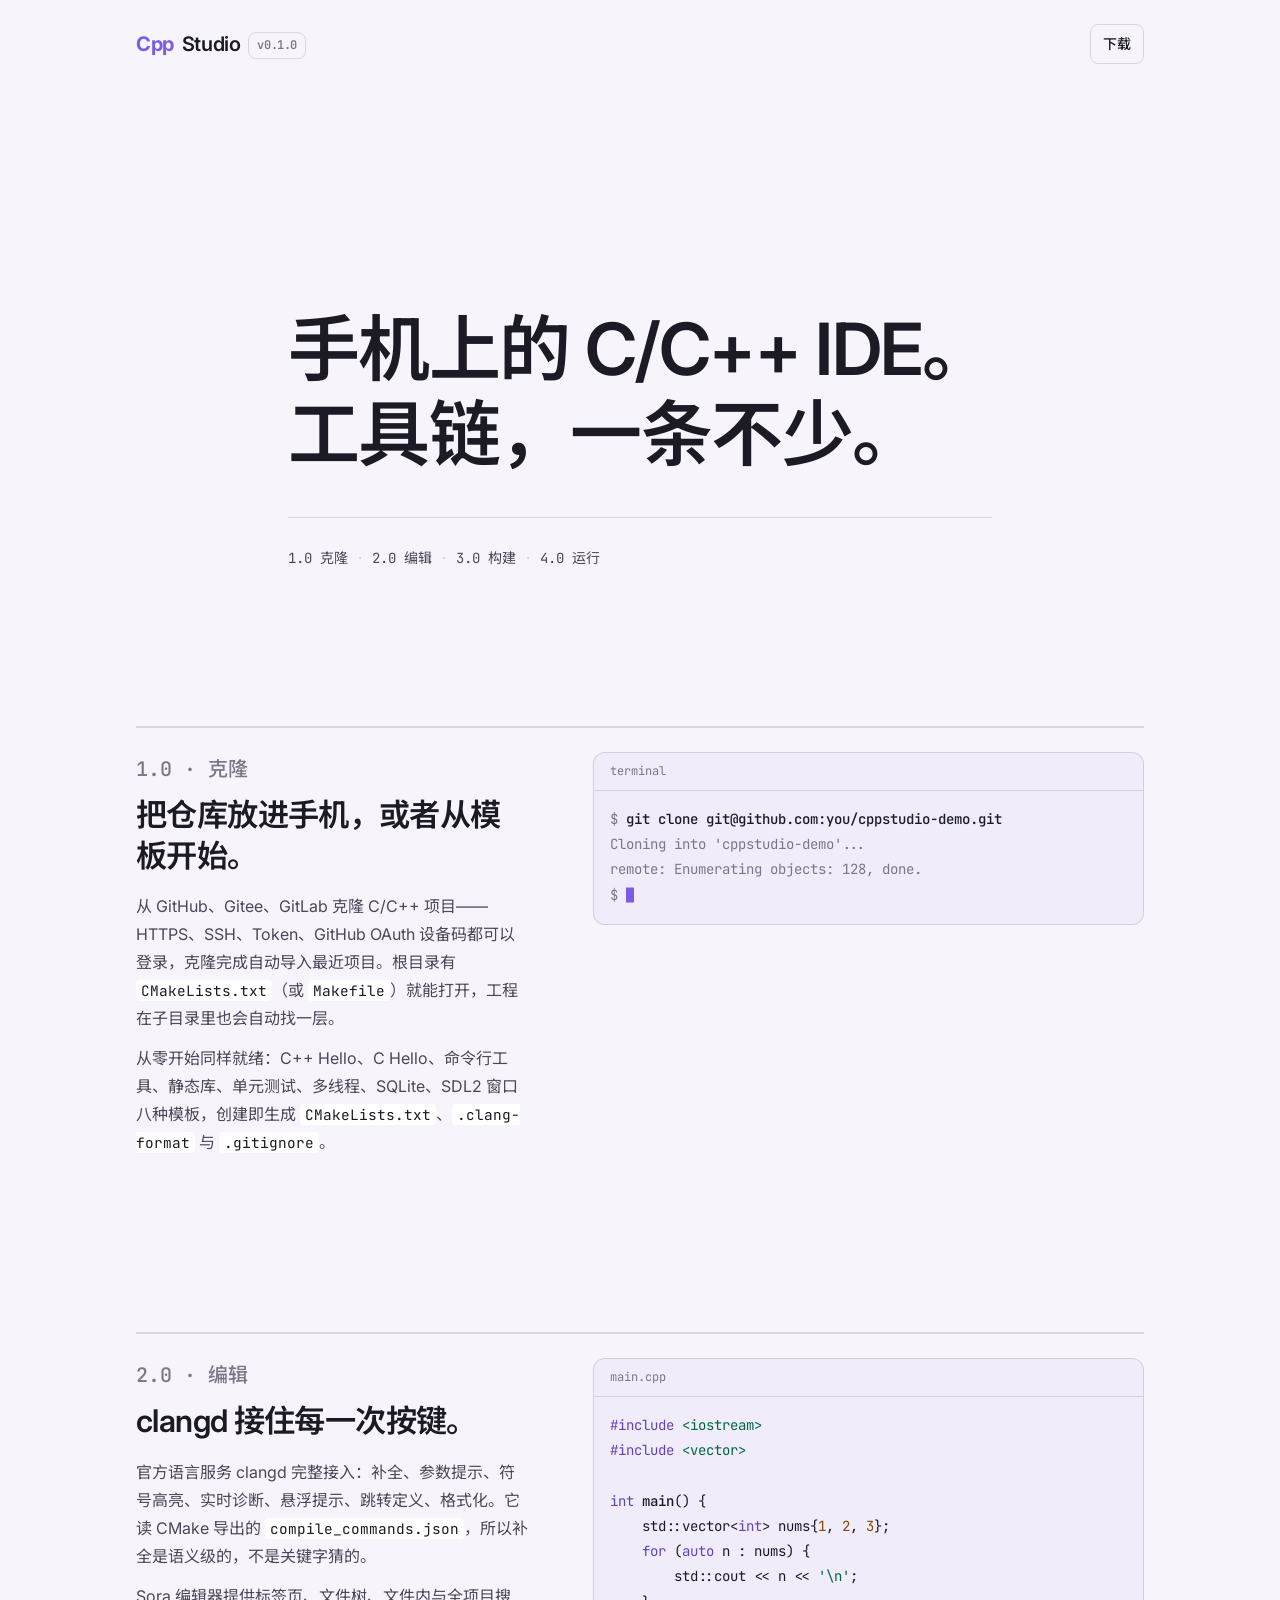
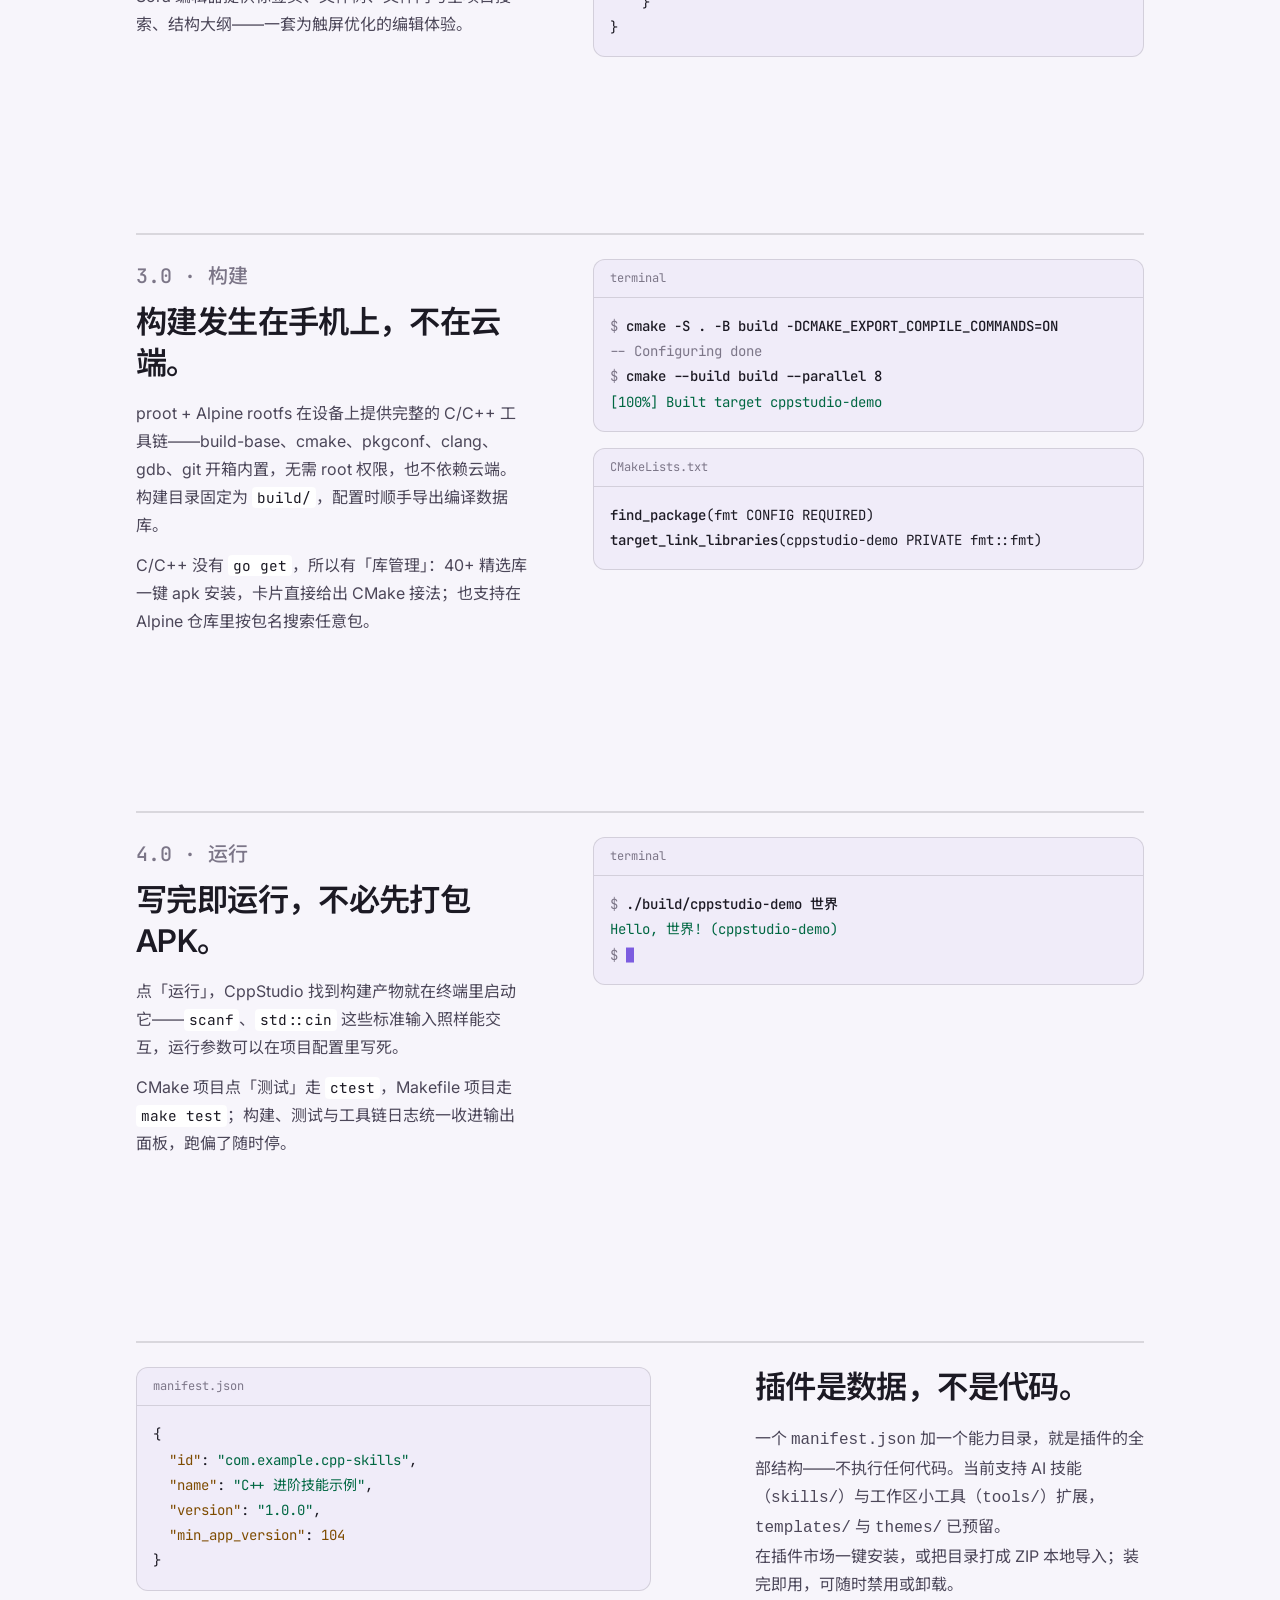
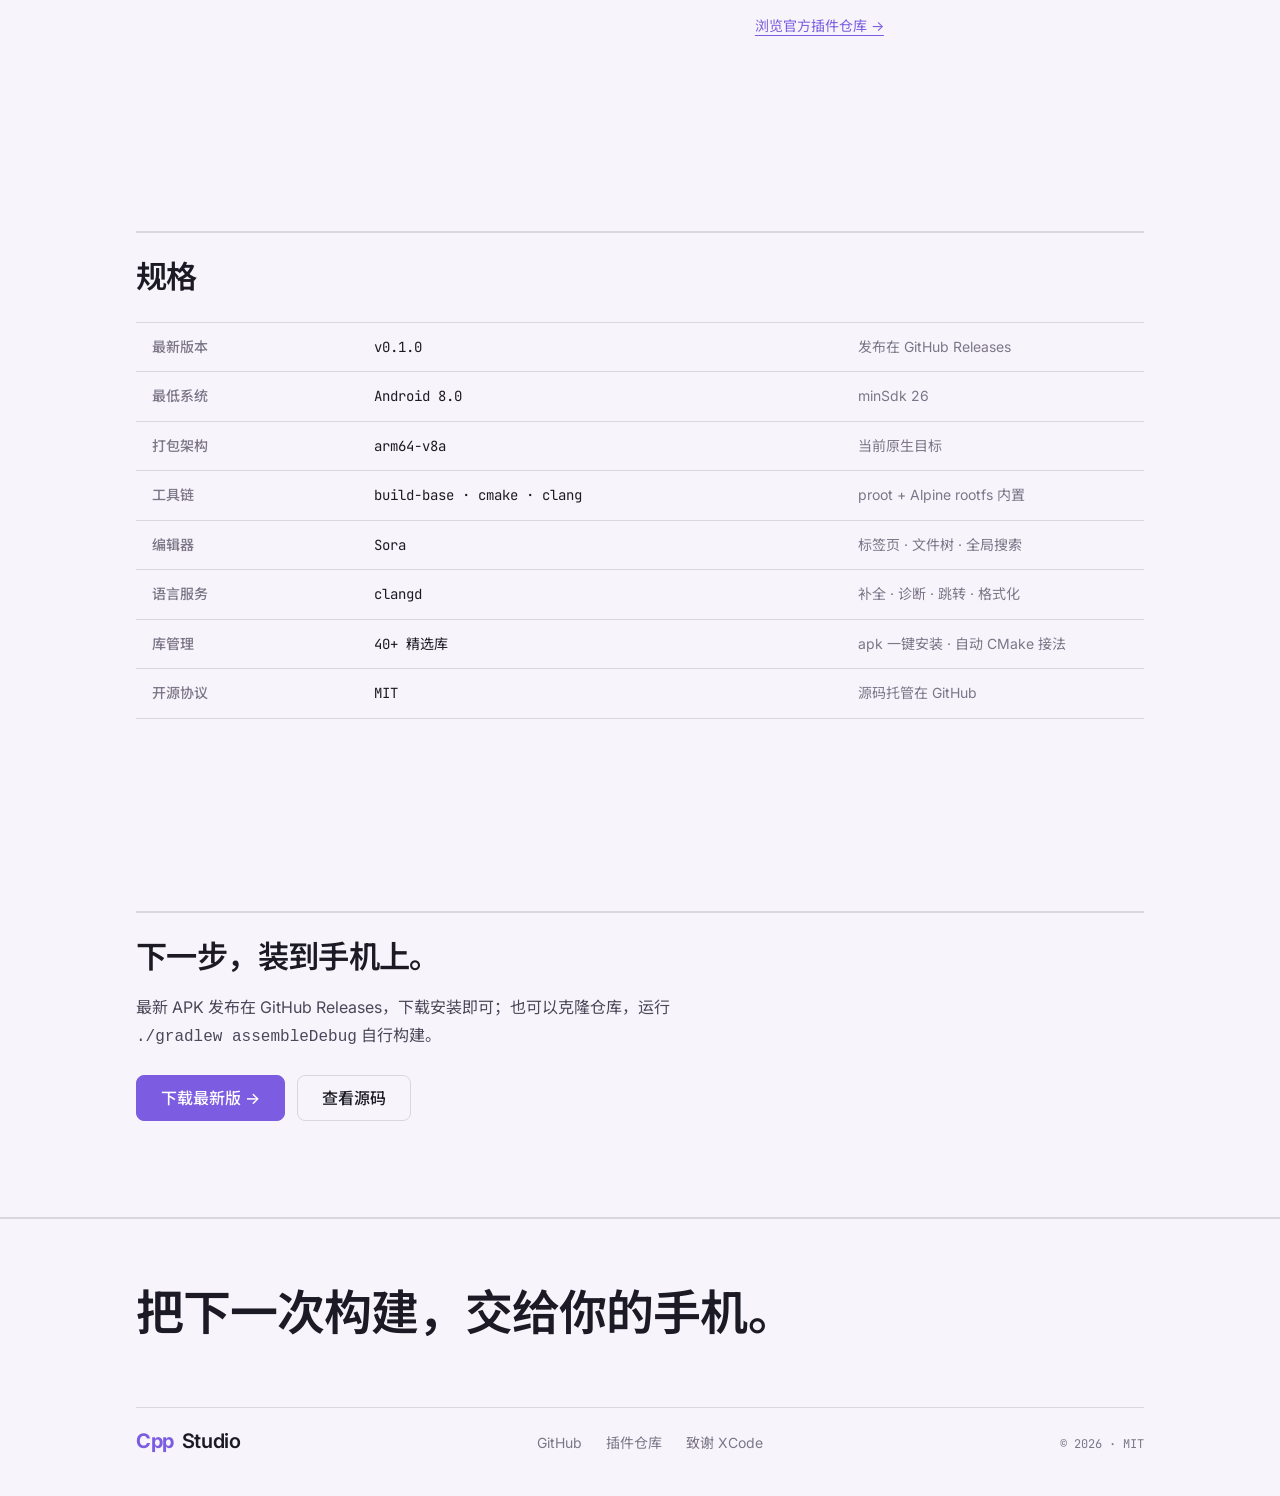
<file: website/index.html>
<!DOCTYPE html>
<html lang="zh-CN">
<head>
  <meta charset="UTF-8">
  <meta name="viewport" content="width=device-width, initial-scale=1.0, viewport-fit=cover">
  <title>CppStudio — Android 上的 C/C++ IDE</title>
  <meta name="description" content="CppStudio 是运行在 Android 上的 C/C++ 集成开发环境：内置 build-base 与 clangd，基于 proot + Alpine rootfs，在手机上本地编辑、用 CMake 构建并运行 C/C++ 项目，还能一键安装第三方库。无需云端，无需 root。">
  <meta property="og:title" content="CppStudio — Android 上的 C/C++ IDE">
  <meta property="og:description" content="手机上的 C/C++ IDE。gcc / clang / cmake / clangd 内置，proot + Alpine 工具链，克隆、编辑、构建、运行，一条不少。">
  <meta property="og:type" content="website">
  <meta name="theme-color" content="#F7F5FB">
  <meta name="theme-color" content="#16141B" media="(prefers-color-scheme: dark)">
  <link rel="icon" type="image/svg+xml" href="assets/favicon.svg">
  <link rel="preconnect" href="https://fonts.googleapis.com">
  <link rel="preconnect" href="https://fonts.gstatic.com" crossorigin>
  <link href="https://fonts.googleapis.com/css2?family=Inter:wght@400;500;600;700&family=JetBrains+Mono:wght@400;500&family=Noto+Sans+SC:wght@400;500;600&display=swap" rel="stylesheet">
  <link rel="stylesheet" href="assets/tokens.css">
  <link rel="stylesheet" href="assets/site.css">
</head>
<body>
  <a class="skip" href="#main">跳到内容</a>

  <!-- nav · N9 edge-aligned minimal：词标极左，单一 CTA 极右，中间留白即设计 -->
  <header class="nav">
    <div class="nav-inner container">
      <a class="wordmark" href="#top" aria-label="CppStudio 首页"><b>Cpp</b>Studio <span class="version-chip">v0.1.0</span></a>
      <a class="btn btn-outline" href="https://github.com/by-yitong/CppStudio/releases/latest" target="_blank" rel="noopener">下载</a>
    </div>
  </header>

  <main id="main">

    <!-- hero · H1 marquee：一句陈述占满首屏，横线之下是全页工作流索引 -->
    <section class="hero" id="top">
      <div class="container">
        <h1 class="hero-statement">手机上的 C/C++ IDE。<br>工具链，一条不少。</h1>
        <div class="hero-rule" aria-hidden="true"></div>
        <nav class="stage-index" aria-label="工作流阶段">
          <a href="#stage-1">1.0 克隆</a><span class="sep" aria-hidden="true">·</span>
          <a href="#stage-2">2.0 编辑</a><span class="sep" aria-hidden="true">·</span>
          <a href="#stage-3">3.0 构建</a><span class="sep" aria-hidden="true">·</span>
          <a href="#stage-4">4.0 运行</a>
        </nav>
      </div>
    </section>

    <!-- 1.0 克隆 -->
    <section class="stage" id="stage-1">
      <div class="container">
        <div class="stage-rule" aria-hidden="true"></div>
        <div class="stage-grid">
          <div>
            <p class="stage-no">1.0 · 克隆</p>
            <h2>把仓库放进手机，或者从模板开始。</h2>
            <p class="stage-body">从 GitHub、Gitee、GitLab 克隆 C/C++ 项目——HTTPS、SSH、Token、GitHub OAuth 设备码都可以登录，克隆完成自动导入最近项目。根目录有 <code>CMakeLists.txt</code>（或 <code>Makefile</code>）就能打开，工程在子目录里也会自动找一层。</p>
            <p class="stage-body">从零开始同样就绪：C++ Hello、C Hello、命令行工具、静态库、单元测试、多线程、SQLite、SDL2 窗口八种模板，创建即生成 <code>CMakeLists.txt</code>、<code>.clang-format</code> 与 <code>.gitignore</code>。</p>
          </div>
          <div class="stage-visual">
            <figure class="code-fig">
              <figcaption class="code-label">terminal</figcaption>
              <pre><code><span class="c-prompt">$</span> <span class="c-cmd">git clone git@github.com:you/cppstudio-demo.git</span>
<span class="c-out">Cloning into 'cppstudio-demo'...</span>
<span class="c-out">remote: Enumerating objects: 128, done.</span>
<span class="c-prompt">$</span> <span class="caret" aria-hidden="true"></span></code></pre>
            </figure>
          </div>
        </div>
      </div>
    </section>

    <!-- 2.0 编辑 -->
    <section class="stage" id="stage-2">
      <div class="container">
        <div class="stage-rule" aria-hidden="true"></div>
        <div class="stage-grid">
          <div>
            <p class="stage-no">2.0 · 编辑</p>
            <h2>clangd 接住每一次按键。</h2>
            <p class="stage-body">官方语言服务 clangd 完整接入：补全、参数提示、符号高亮、实时诊断、悬浮提示、跳转定义、格式化。它读 CMake 导出的 <code>compile_commands.json</code>，所以补全是语义级的，不是关键字猜的。</p>
            <p class="stage-body">Sora 编辑器提供标签页、文件树、文件内与全项目搜索、结构大纲——一套为触屏优化的编辑体验。</p>
          </div>
          <div class="stage-visual">
            <figure class="code-fig">
              <figcaption class="code-label">main.cpp</figcaption>
              <pre><code><span class="c-kw">#include</span> <span class="c-str">&lt;iostream&gt;</span>
<span class="c-kw">#include</span> <span class="c-str">&lt;vector&gt;</span>

<span class="c-kw">int</span> <span class="c-fn">main</span>() {
    std::vector&lt;<span class="c-kw">int</span>&gt; nums{<span class="c-num">1</span>, <span class="c-num">2</span>, <span class="c-num">3</span>};
    <span class="c-kw">for</span> (<span class="c-kw">auto</span> n : nums) {
        std::cout &lt;&lt; n &lt;&lt; <span class="c-str">'\n'</span>;
    }
}</code></pre>
            </figure>
          </div>
        </div>
      </div>
    </section>

    <!-- 3.0 构建 -->
    <section class="stage" id="stage-3">
      <div class="container">
        <div class="stage-rule" aria-hidden="true"></div>
        <div class="stage-grid">
          <div>
            <p class="stage-no">3.0 · 构建</p>
            <h2>构建发生在手机上，不在云端。</h2>
            <p class="stage-body">proot + Alpine rootfs 在设备上提供完整的 C/C++ 工具链——build-base、cmake、pkgconf、clang、gdb、git 开箱内置，无需 root 权限，也不依赖云端。构建目录固定为 <code>build/</code>，配置时顺手导出编译数据库。</p>
            <p class="stage-body">C/C++ 没有 <code>go get</code>，所以有「库管理」：40+ 精选库一键 apk 安装，卡片直接给出 CMake 接法；也支持在 Alpine 仓库里按包名搜索任意包。</p>
          </div>
          <div class="stage-visual">
            <figure class="code-fig">
              <figcaption class="code-label">terminal</figcaption>
              <pre><code><span class="c-prompt">$</span> <span class="c-cmd">cmake -S . -B build -DCMAKE_EXPORT_COMPILE_COMMANDS=ON</span>
<span class="c-out">-- Configuring done</span>
<span class="c-prompt">$</span> <span class="c-cmd">cmake --build build --parallel 8</span>
<span class="c-ok">[100%] Built target cppstudio-demo</span></code></pre>
            </figure>
            <figure class="code-fig">
              <figcaption class="code-label">CMakeLists.txt</figcaption>
              <pre><code><span class="c-fn">find_package</span>(fmt CONFIG REQUIRED)
<span class="c-fn">target_link_libraries</span>(cppstudio-demo PRIVATE fmt::fmt)</code></pre>
            </figure>
          </div>
        </div>
      </div>
    </section>

    <!-- 4.0 运行 -->
    <section class="stage" id="stage-4">
      <div class="container">
        <div class="stage-rule" aria-hidden="true"></div>
        <div class="stage-grid">
          <div>
            <p class="stage-no">4.0 · 运行</p>
            <h2>写完即运行，不必先打包 APK。</h2>
            <p class="stage-body">点「运行」，CppStudio 找到构建产物就在终端里启动它——<code>scanf</code>、<code>std::cin</code> 这些标准输入照样能交互，运行参数可以在项目配置里写死。</p>
            <p class="stage-body">CMake 项目点「测试」走 <code>ctest</code>，Makefile 项目走 <code>make test</code>；构建、测试与工具链日志统一收进输出面板，跑偏了随时停。</p>
          </div>
          <div class="stage-visual">
            <figure class="code-fig">
              <figcaption class="code-label">terminal</figcaption>
              <pre><code><span class="c-prompt">$</span> <span class="c-cmd">./build/cppstudio-demo 世界</span>
<span class="c-ok">Hello, 世界! (cppstudio-demo)</span>
<span class="c-prompt">$</span> <span class="caret" aria-hidden="true"></span></code></pre>
            </figure>
          </div>
        </div>
      </div>
    </section>

    <!-- 插件 · 翻转分栏 -->
    <section class="plugins" id="plugins">
      <div class="container">
        <div class="stage-rule" aria-hidden="true"></div>
        <div class="plugins-grid">
          <div class="stage-visual">
            <figure class="code-fig">
              <figcaption class="code-label">manifest.json</figcaption>
              <pre><code>{
  <span class="c-attr">"id"</span>: <span class="c-str">"com.example.cpp-skills"</span>,
  <span class="c-attr">"name"</span>: <span class="c-str">"C++ 进阶技能示例"</span>,
  <span class="c-attr">"version"</span>: <span class="c-str">"1.0.0"</span>,
  <span class="c-attr">"min_app_version"</span>: <span class="c-num">104</span>
}</code></pre>
            </figure>
          </div>
          <div class="plugins-copy">
            <h2>插件是数据，不是代码。</h2>
            <p>一个 <code>manifest.json</code> 加一个能力目录，就是插件的全部结构——不执行任何代码。当前支持 AI 技能（<code>skills/</code>）与工作区小工具（<code>tools/</code>）扩展，<code>templates/</code> 与 <code>themes/</code> 已预留。</p>
            <p>在插件市场一键安装，或把目录打成 ZIP 本地导入；装完即用，可随时禁用或卸载。</p>
            <a class="tlink" href="https://github.com/by-yitong/cppstudio-plugins" target="_blank" rel="noopener">浏览官方插件仓库 →</a>
          </div>
        </div>
      </div>
    </section>

    <!-- 规格 · F3 -->
    <section class="spec" id="spec">
      <div class="container">
        <div class="stage-rule" aria-hidden="true"></div>
        <h2>规格</h2>
        <table class="spec-table">
          <caption class="sr-only">CppStudio 规格一览</caption>
          <tbody>
            <tr><th scope="row">最新版本</th><td>v0.1.0</td><td>发布在 GitHub Releases</td></tr>
            <tr><th scope="row">最低系统</th><td>Android 8.0</td><td>minSdk 26</td></tr>
            <tr><th scope="row">打包架构</th><td>arm64-v8a</td><td>当前原生目标</td></tr>
            <tr><th scope="row">工具链</th><td>build-base · cmake · clang</td><td>proot + Alpine rootfs 内置</td></tr>
            <tr><th scope="row">编辑器</th><td>Sora</td><td>标签页 · 文件树 · 全局搜索</td></tr>
            <tr><th scope="row">语言服务</th><td>clangd</td><td>补全 · 诊断 · 跳转 · 格式化</td></tr>
            <tr><th scope="row">库管理</th><td>40+ 精选库</td><td>apk 一键安装 · 自动 CMake 接法</td></tr>
            <tr><th scope="row">开源协议</th><td>MIT</td><td>源码托管在 GitHub</td></tr>
          </tbody>
        </table>
      </div>
    </section>

    <!-- 下载 -->
    <section class="download" id="download">
      <div class="container">
        <div class="stage-rule" aria-hidden="true"></div>
        <h2>下一步，装到手机上。</h2>
        <p>最新 APK 发布在 GitHub Releases，下载安装即可；也可以克隆仓库，运行 <code>./gradlew assembleDebug</code> 自行构建。</p>
        <div class="cta-row">
          <a class="btn btn-fill" href="https://github.com/by-yitong/CppStudio/releases/latest" target="_blank" rel="noopener">下载最新版 →</a>
          <a class="btn btn-outline" href="https://github.com/by-yitong/CppStudio" target="_blank" rel="noopener">查看源码</a>
        </div>
      </div>
    </section>

  </main>

  <!-- footer · Ft5 statement -->
  <footer class="foot">
    <div class="container">
      <p class="foot-line">把下一次构建，交给你的手机。</p>
      <div class="foot-meta">
        <a class="wordmark" href="#top" aria-label="CppStudio 首页"><b>Cpp</b>Studio</a>
        <nav class="foot-nav" aria-label="页脚链接">
          <a href="https://github.com/by-yitong/CppStudio" target="_blank" rel="noopener">GitHub</a>
          <a href="https://github.com/by-yitong/cppstudio-plugins" target="_blank" rel="noopener">插件仓库</a>
          <a href="https://github.com/xiaochenzaine/XCode" target="_blank" rel="noopener">致谢 XCode</a>
        </nav>
        <p class="foot-credit">© 2026 · MIT</p>
      </div>
    </div>
  </footer>

  <!-- sticky download bar · C4：滚过首屏后出现，抵达下载区后收起 -->
  <aside class="cta-sticky" id="ctaSticky" aria-label="下载 CppStudio">
    <p class="cta-sticky-meta">
      <span class="version-chip">v0.1.0</span>
      <span class="bar-detail">CppStudio · Android 8.0+ · arm64-v8a</span>
    </p>
    <a class="btn btn-fill" href="https://github.com/by-yitong/CppStudio/releases/latest" target="_blank" rel="noopener">下载最新版 →</a>
  </aside>

  <script>
    (function () {
      var bar = document.getElementById('ctaSticky');
      if (!bar || !('IntersectionObserver' in window)) return;

      var hero = document.querySelector('.hero');
      var dock = document.querySelector('#download');
      var foot = document.querySelector('.foot');
      var pastHero = false, atDock = false, footNear = false;

      function update() {
        var show = pastHero && !(atDock || footNear);
        bar.classList.toggle('is-shown', show);
        bar.classList.toggle('is-hidden', !show);
      }

      new IntersectionObserver(function (entries) {
        entries.forEach(function (e) { pastHero = !e.isIntersecting; update(); });
      }, { rootMargin: '-10% 0px 0px 0px' }).observe(hero);

      var dockObserver = new IntersectionObserver(function (entries) {
        entries.forEach(function (e) {
          if (e.target === dock) atDock = e.isIntersecting;
          else footNear = e.isIntersecting;
        });
        update();
      }, { threshold: 0.05 });
      dockObserver.observe(dock);
      dockObserver.observe(foot);
    })();
  </script>
</body>
</html>
</file>
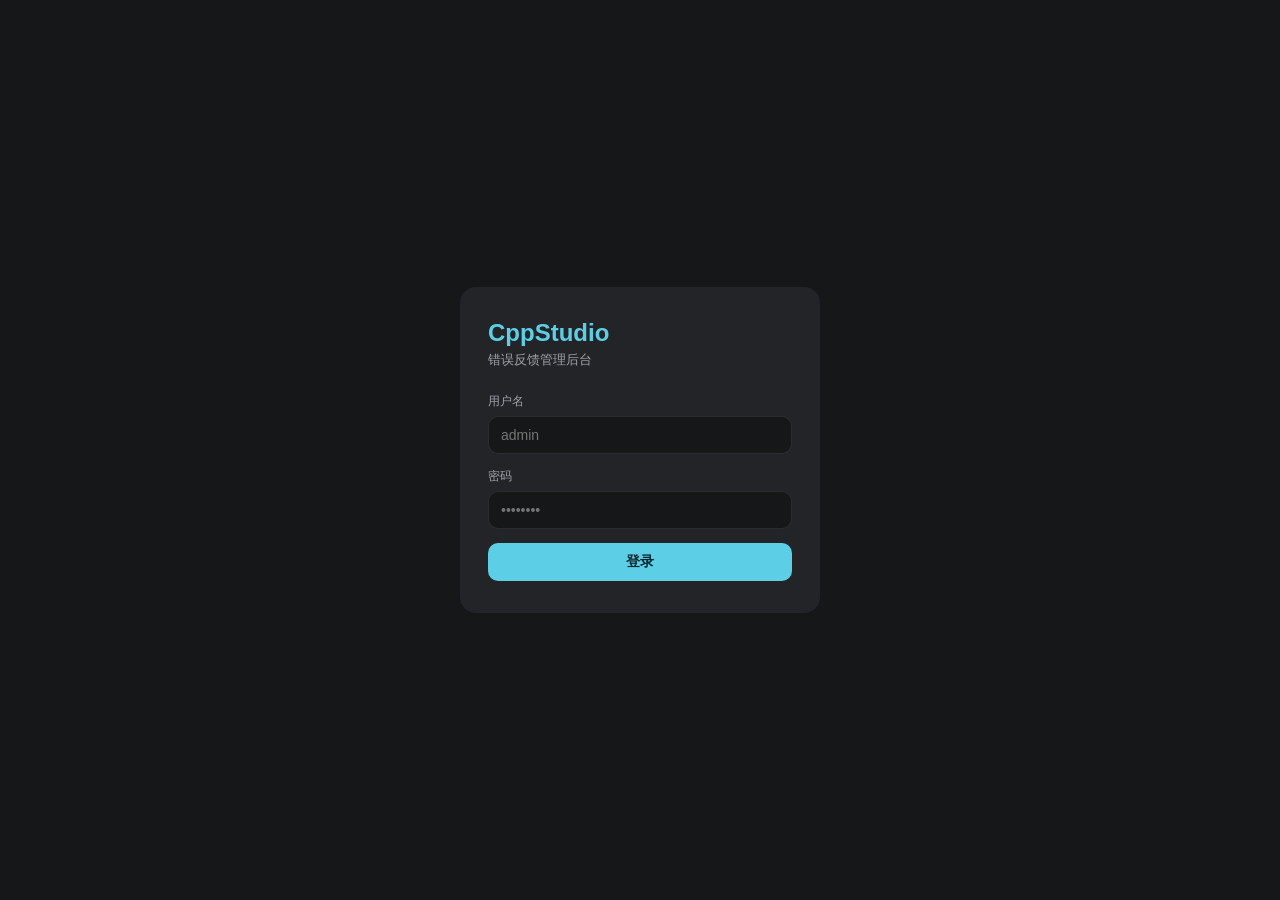
<file: backend/cppstudio-api/web/admin/index.html>
<!DOCTYPE html>
<html lang="zh-CN">
<head>
  <meta charset="utf-8">
  <meta name="viewport" content="width=device-width, initial-scale=1">
  <title>CppStudio · 错误反馈后台</title>
  <link rel="stylesheet" href="style.css">
</head>
<body>
  <!-- 登录视图 -->
  <div id="login-view" class="login-wrap hidden">
    <form id="login-form" class="card login-card" autocomplete="off">
      <div class="login-logo">CppStudio</div>
      <div class="login-sub">错误反馈管理后台</div>
      <label class="field">
        <span>用户名</span>
        <input id="login-username" type="text" placeholder="admin" autocomplete="username">
      </label>
      <label class="field">
        <span>密码</span>
        <input id="login-password" type="password" placeholder="••••••••" autocomplete="current-password">
      </label>
      <div id="login-error" class="login-error hidden"></div>
      <button type="submit" class="btn primary block">登录</button>
    </form>
  </div>

  <!-- 主视图 -->
  <div id="main-view" class="hidden">
    <header class="topbar">
      <div class="topbar-title">错误反馈后台</div>
      <div class="topbar-actions">
        <span id="admin-user" class="topbar-user"></span>
        <button id="logout-btn" class="btn ghost small">退出登录</button>
      </div>
    </header>

    <!-- 列表页 -->
    <main id="list-page" class="page">
      <section class="stats-row">
        <div class="stat-card"><div class="stat-value" id="stat-total-types">–</div><div class="stat-label">错误类型</div></div>
        <div class="stat-card"><div class="stat-value danger" id="stat-open-types">–</div><div class="stat-label">未处理</div></div>
        <div class="stat-card"><div class="stat-value" id="stat-today-reports">–</div><div class="stat-label">近 24h 上报</div></div>
        <div class="stat-card"><div class="stat-value" id="stat-total-reports">–</div><div class="stat-label">上报总数</div></div>
      </section>

      <div class="toolbar">
        <div class="tabs" id="status-tabs">
          <button class="tab active" data-status="">全部</button>
          <button class="tab" data-status="open">未处理</button>
          <button class="tab" data-status="resolved">已修复</button>
        </div>
        <input id="search-input" class="search" type="search" placeholder="搜索错误标题或指纹…">
      </div>

      <div id="error-list" class="type-list"></div>
      <div id="list-empty" class="empty hidden">没有匹配的错误类型</div>
      <div class="pager">
        <button id="prev-page" class="btn ghost small">上一页</button>
        <span id="page-info" class="page-info"></span>
        <button id="next-page" class="btn ghost small">下一页</button>
      </div>
    </main>

    <!-- 详情页 -->
    <main id="detail-page" class="page hidden">
      <button id="back-btn" class="btn ghost small">← 返回列表</button>
      <div id="detail-header"></div>
      <h3 class="section-title">上报记录</h3>
      <div id="report-list"></div>
      <div class="pager">
        <button id="report-prev" class="btn ghost small">上一页</button>
        <span id="report-page-info" class="page-info"></span>
        <button id="report-next" class="btn ghost small">下一页</button>
      </div>
    </main>
  </div>

  <script src="app.js"></script>
</body>
</html>
</file>
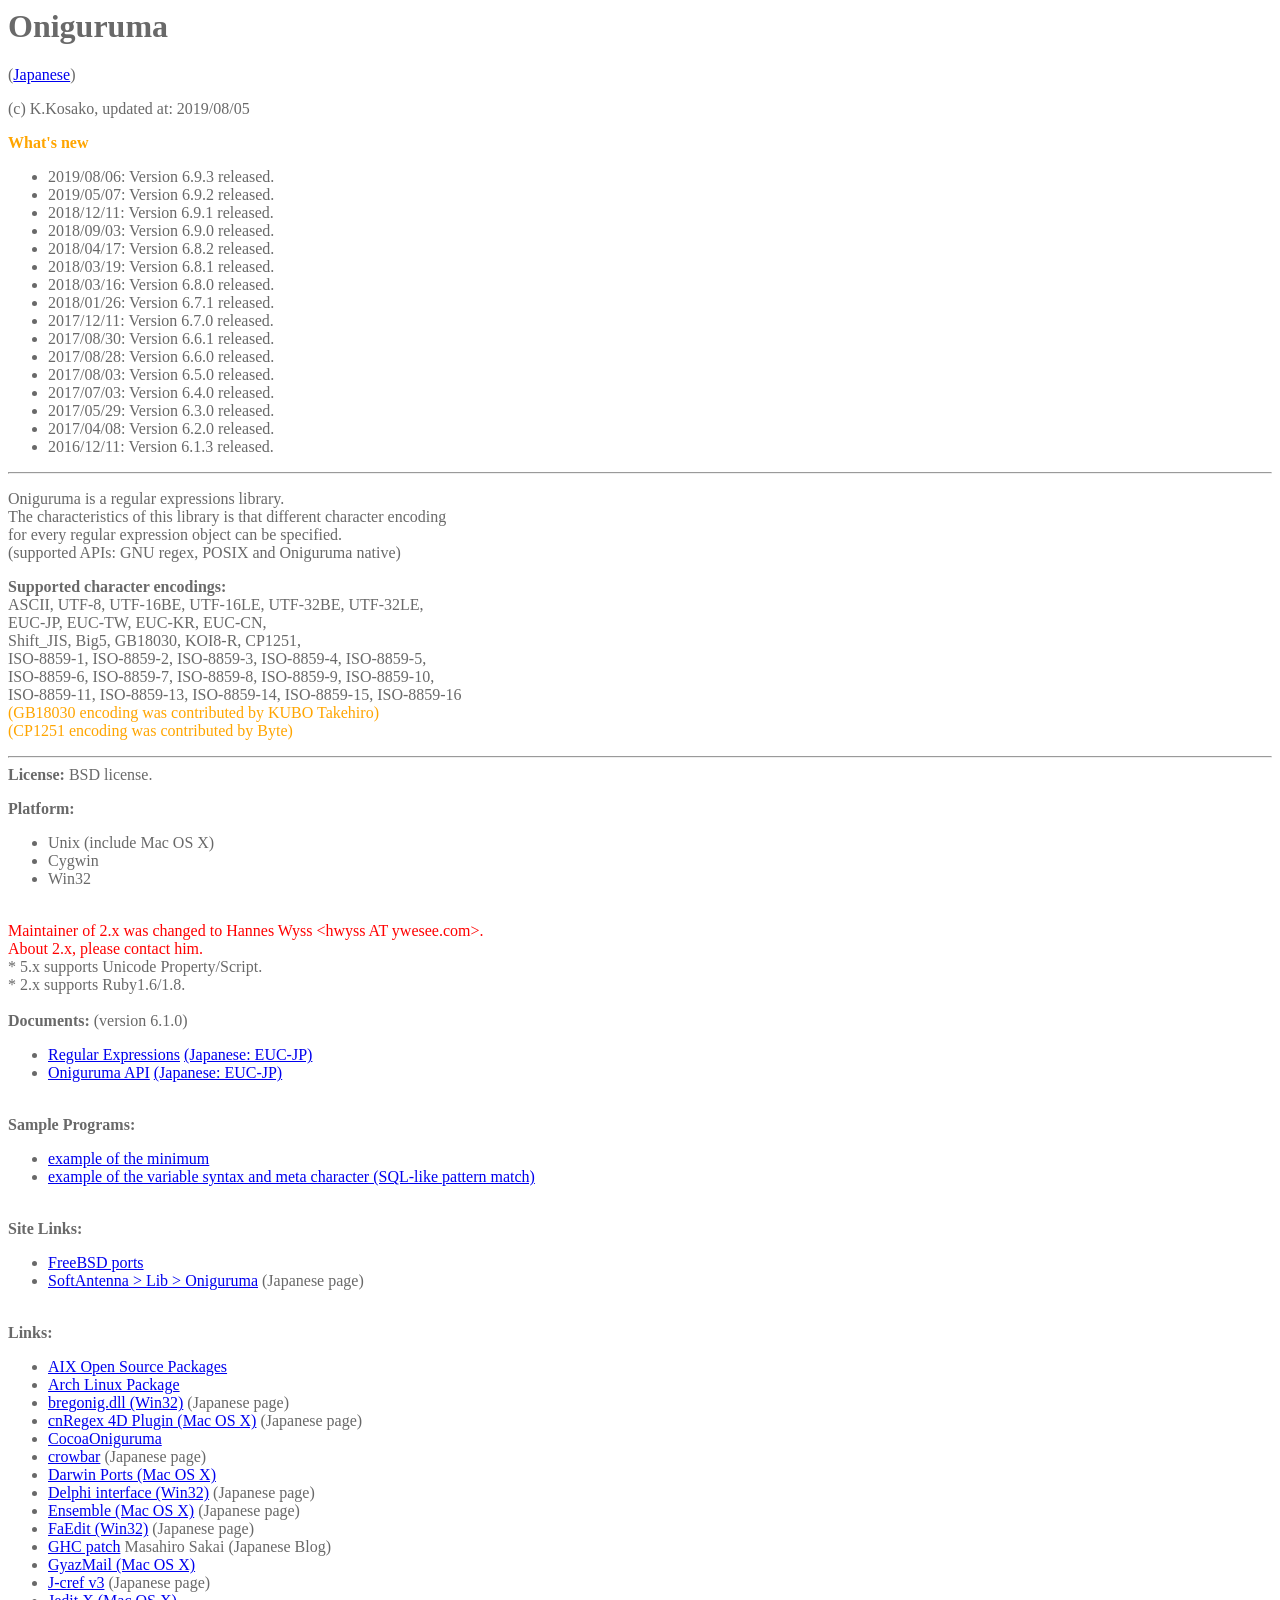
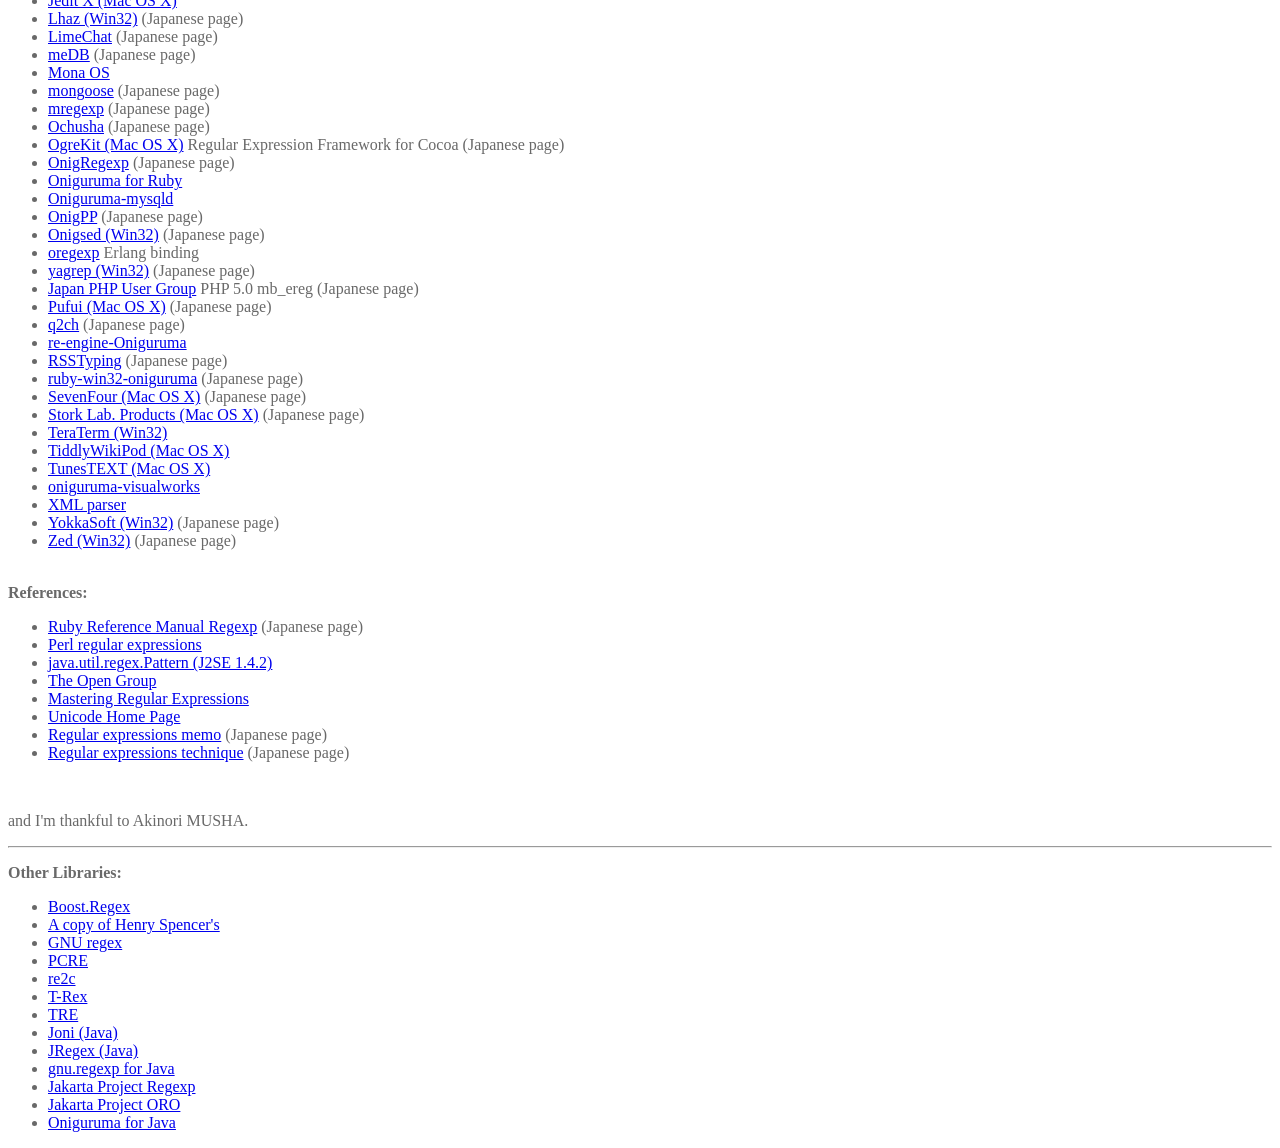
<file: modules/sora-oniguruma-native/src/main/cpp/oniguruma/index.html>
<html>
<head>
  <meta HTTP-EQUIV="Content-Type" CONTENT="text/html;CHARSET=x-sjis">
  <title>Oniguruma</title>
</head>
<body BGCOLOR="#ffffff" VLINK="#808040" TEXT="#696969">

<h1>Oniguruma</h1> (<a href="index_ja.html">Japanese</a>)

<p>
(c) K.Kosako, updated at: 2019/08/05
</p>

<dl>
<font color="orange">
<dt><b>What's new</b>
</font>
<ul>
<li>2019/08/06: Version 6.9.3 released.</li>
<li>2019/05/07: Version 6.9.2 released.</li>
<li>2018/12/11: Version 6.9.1 released.</li>
<li>2018/09/03: Version 6.9.0 released.</li>
<li>2018/04/17: Version 6.8.2 released.</li>
<li>2018/03/19: Version 6.8.1 released.</li>
<li>2018/03/16: Version 6.8.0 released.</li>
<li>2018/01/26: Version 6.7.1 released.</li>
<li>2017/12/11: Version 6.7.0 released.</li>
<li>2017/08/30: Version 6.6.1 released.</li>
<li>2017/08/28: Version 6.6.0 released.</li>
<li>2017/08/03: Version 6.5.0 released.</li>
<li>2017/07/03: Version 6.4.0 released.</li>
<li>2017/05/29: Version 6.3.0 released.</li>
<li>2017/04/08: Version 6.2.0 released.</li>
<li>2016/12/11: Version 6.1.3 released.</li>
</ul>
</dl>
<hr>

<p>
Oniguruma is a regular expressions library.<br>
The characteristics of this library is that different character encoding
<br>for every regular expression object can be specified.
<br>(supported APIs: GNU regex, POSIX and Oniguruma native)
</p>

<dl>
<dt><b>Supported character encodings:</b><br>
ASCII, UTF-8, UTF-16BE, UTF-16LE, UTF-32BE, UTF-32LE,<br>
EUC-JP, EUC-TW, EUC-KR, EUC-CN,<br>
Shift_JIS, Big5, GB18030, KOI8-R, CP1251,<br>
ISO-8859-1, ISO-8859-2, ISO-8859-3, ISO-8859-4, ISO-8859-5,<br>
ISO-8859-6, ISO-8859-7, ISO-8859-8, ISO-8859-9, ISO-8859-10,<br>
ISO-8859-11, ISO-8859-13, ISO-8859-14, ISO-8859-15, ISO-8859-16<br>
<font color="orange">
(GB18030 encoding was contributed by KUBO Takehiro)<br>
(CP1251 encoding was contributed by Byte)
</font>
</p>
</dl>

<hr>

<dt><b>License:</b> BSD license.

<dl>
<dt><b>Platform:</b>
<ul>
<li> Unix (include Mac OS X)
<li> Cygwin
<li> Win32
</ul>

<br>
<font color="red">
Maintainer of 2.x was changed to Hannes Wyss &lt;hwyss AT ywesee.com&gt;.<br>
About 2.x, please contact him.<br>
</font>
* 5.x supports Unicode Property/Script.<br>
* 2.x supports Ruby1.6/1.8.<br>

<br>
<dt><b>Documents:</b> (version 6.1.0)
<ul>
 <li> <a href="doc/RE.txt">Regular Expressions</a>
      <a href="doc/RE.ja.txt">(Japanese: EUC-JP)</a>
 <li> <a href="doc/API.txt">Oniguruma API</a>
      <a href="doc/API.ja.txt">(Japanese: EUC-JP)</a>
</ul>

<br>
<dt><b>Sample Programs:</b>
<ul>
 <li><a href="sample/simple.c">example of the minimum</a>
 <li><a href="sample/sql.c">example of the variable syntax and meta character (SQL-like pattern match)</a>
</ul>

<br>
<dt><b>Site Links:</b>
<ul>
<li> <a href="http://www.freebsd.org/cgi/cvsweb.cgi/ports/devel/oniguruma/">FreeBSD ports</a>
<li> <a href="http://www.softantenna.com/lib/1953/index.html">SoftAntenna &gt; Lib &gt;  Oniguruma</a> (Japanese page)
</ul>

<br>
<dt><b>Links:</b>
<ul>
<li> <a href="http://www.perzl.org/aix/index.php?n=Main.Oniguruma">AIX Open Source Packages</a>
<li> <a href="https://aur.archlinux.org/packages/oniguruma/">Arch Linux Package</a>
<li> <a href="http://homepage3.nifty.com/k-takata/mysoft/bregonig.html">bregonig.dll (Win32)</a> (Japanese page)
<li> <a href="http://www.halbiz.com/osaru/cnregex.html">cnRegex 4D Plugin (Mac OS X)</a> (Japanese page)
<li> <a href="http://limechat.net/cocoaoniguruma/">CocoaOniguruma</a>
<li> <a href="http://kmaebashi.com/">crowbar</a> (Japanese page)
<li> <a href="http://oniguruma5.darwinports.com">Darwin Ports (Mac OS X)</a>
<li> <a href="http://homepage2.nifty.com/Km/onig.htm">Delphi interface (Win32)</a> (Japanese page)
<li> <a href="http://pyxis-project.net/ensemble/">Ensemble (Mac OS X)</a> (Japanese page)
<li> <a href="http://www.srcw.net/FaEdit/">FaEdit (Win32)</a> (Japanese page)
<li> <a href="http://www.tom.sfc.keio.ac.jp/~sakai/d/?date=20050209">GHC patch</a> Masahiro Sakai (Japanese Blog)
<li> <a href="http://www.gyazsquare.com/gyazmail/index.php">GyazMail (Mac OS X)</a>
<li> <a href="http://www5d.biglobe.ne.jp/~f-taste/knt3/jcref3.html">J-cref v3</a> (Japanese page)
<li> <a href="http://www.artman21.net/">Jedit X (Mac OS X)</a>
<li> <a href="http://www.chitora.jp/lhaz.html">Lhaz (Win32)</a> (Japanese page)
<li> <a href="http://limechat.net/">LimeChat</a> (Japanese page)
<li> <a href="http://medb.enhiro.com/">meDB</a> (Japanese page)
<li> <a href="http://monaos.org/">Mona OS</a>
<li> <a href="http://mongoose.jp/">mongoose</a> (Japanese page)
<li> <a href="http://www.irori.org/tool/mregexp.html">mregexp</a> (Japanese page)
<li> <a href="http://ochusha.sourceforge.jp/">Ochusha</a> (Japanese page)
<li> <a href="http://sonoisa.github.com/ogrekit/About_%28English%29.html">OgreKit (Mac OS X)</a> Regular Expression Framework for Cocoa (Japanese page)
<li> <a href="http://www.kanetaka.net/4dapi/wiki4d.dll/4dcgi/wiki.cgi?plugins-oniguruma">OnigRegexp</a> (Japanese page)
<li> <a href="http://rubyforge.org/projects/oniguruma">Oniguruma for Ruby</a>
<li> <a href="http://openspace.timedia.co.jp/~yasuyuki/wiliki/wiliki.cgi?Oniguruma-mysqld&l=jp">Oniguruma-mysqld</a>
<li> <a href="http://www.void.in/wiki/OnigPP">OnigPP</a> (Japanese page)
<li> <a href="http://www.kt.rim.or.jp/~kbk/sed/index.html">Onigsed (Win32)</a> (Japanese page)
<li> <a href="http://glozer.net/code.html#oregexp">oregexp</a> Erlang binding
<li> <a href="http://www.kt.rim.or.jp/~kbk/yagrep/index.html">yagrep (Win32)</a> (Japanese page)
<li> <a href="http://www.php.gr.jp/">Japan PHP User Group</a> PHP 5.0 mb_ereg (Japanese page)
<li> <a href="http://yatsu.info/wiki/Pufui/">Pufui (Mac OS X)</a> (Japanese page)
<li> <a href="http://ultrapop.jp/?q2ch">q2ch</a> (Japanese page)
<li> <a href="http://search.cpan.org/~andya/re-engine-Oniguruma">re-engine-Oniguruma</a>
<li> <a href="http://harumune.s56.xrea.com/assari/index.php?RSSTyping">RSSTyping</a> (Japanese page)
<li> <a href="http://tobysoft.net/wiki/index.php?Ruby%2Fruby-win32-oniguruma">ruby-win32-oniguruma</a> (Japanese page)
<li> <a href="http://quux.s74.xrea.com/">SevenFour (Mac OS X)</a> (Japanese page)
<li> <a href="http://storklab.cyber-ninja.jp/">Stork Lab. Products (Mac OS X)</a> (Japanese page)
<li> <a href="http://sourceforge.jp/projects/ttssh2/">TeraTerm (Win32)</a>
<li> <a href="http://www8.ocn.ne.jp/~sonoisa/TiddlyWikiPod/">TiddlyWikiPod (Mac OS X)</a>
<li> <a href="http://www.cyanworks.net/mac.html">TunesTEXT (Mac OS X)</a>
<li> <a href="https://code.google.com/p/oniguruma-visualworks/">oniguruma-visualworks</a>
<li> <a href="http://sourceforge.jp/projects/frogger/">XML parser</a>
<li> <a href="http://www.yokkasoft.net/">YokkaSoft (Win32)</a> (Japanese page)
<li> <a href="http://www.hi-ho.ne.jp/kuze/tool.htm">Zed (Win32)</a> (Japanese page)
</ul>

<br>
<dt><b>References:</b>
<ul>
<li> <a href="http://www.ruby-lang.org/ja/man/index.cgi?cmd=view;name=%C0%B5%B5%AC%C9%BD%B8%BD">Ruby Reference Manual Regexp</a> (Japanese page)
<li> <a href="http://www.perl.com/doc/manual/html/pod/perlre.html">Perl regular expressions</a>
<li> <a href="http://java.sun.com/j2se/1.4.2/docs/api/java/util/regex/Pattern.html">java.util.regex.Pattern (J2SE 1.4.2)</a>
<li> <a href="http://www.opengroup.org/onlinepubs/007908799/xbd/re.html">The Open Group</a>
<li> <a href="http://regex.info/">Mastering Regular Expressions</a>
<li> <a href="http://www.unicode.org/">Unicode Home Page</a>
<li> <a href="http://www.kt.rim.or.jp/~kbk/regex/regex.html">Regular expressions memo</a> (Japanese page)
<li> <a href="http://www.din.or.jp/~ohzaki/regex.htm">Regular expressions technique</a> (Japanese page)
</ul>

<br>
</dl>
<p>
and I'm thankful to Akinori MUSHA.
</p>

<hr>
<dl>
<dt><b>Other Libraries:</b>
<ul>
<li> <a href="http://www.boost.org/libs/regex/doc/">Boost.Regex</a>
<li> <a href="http://arglist.com/regex/">A copy of Henry Spencer's</a>
<li> <a href="http://directory.fsf.org/regex.html">GNU regex</a>
<li> <a href="http://www.pcre.org/">PCRE</a>
<li> <a href="http://re2c.org/">re2c</a>
<li> <a href="http://tiny-rex.sourceforge.net/">T-Rex</a>
<li> <a href="http://laurikari.net/tre/">TRE</a>
<li> <a href="http://svn.codehaus.org/jruby/joni/">Joni (Java)</a>
<li> <a href="http://jregex.sourceforge.net/">JRegex (Java)</a>
<li> <a href="http://www.cacas.org/java/gnu/regexp/">gnu.regexp for Java</a>
<li> <a href="http://jakarta.apache.org/regexp/index.html">Jakarta Project Regexp</a>
<li> <a href="http://jakarta.apache.org/oro/">Jakarta Project ORO</a>
<li> <a href="http://sourceforge.jp/projects/onig4j/">Oniguruma for Java</a>
</ul>
</dl>
</body>
</html>
</file>
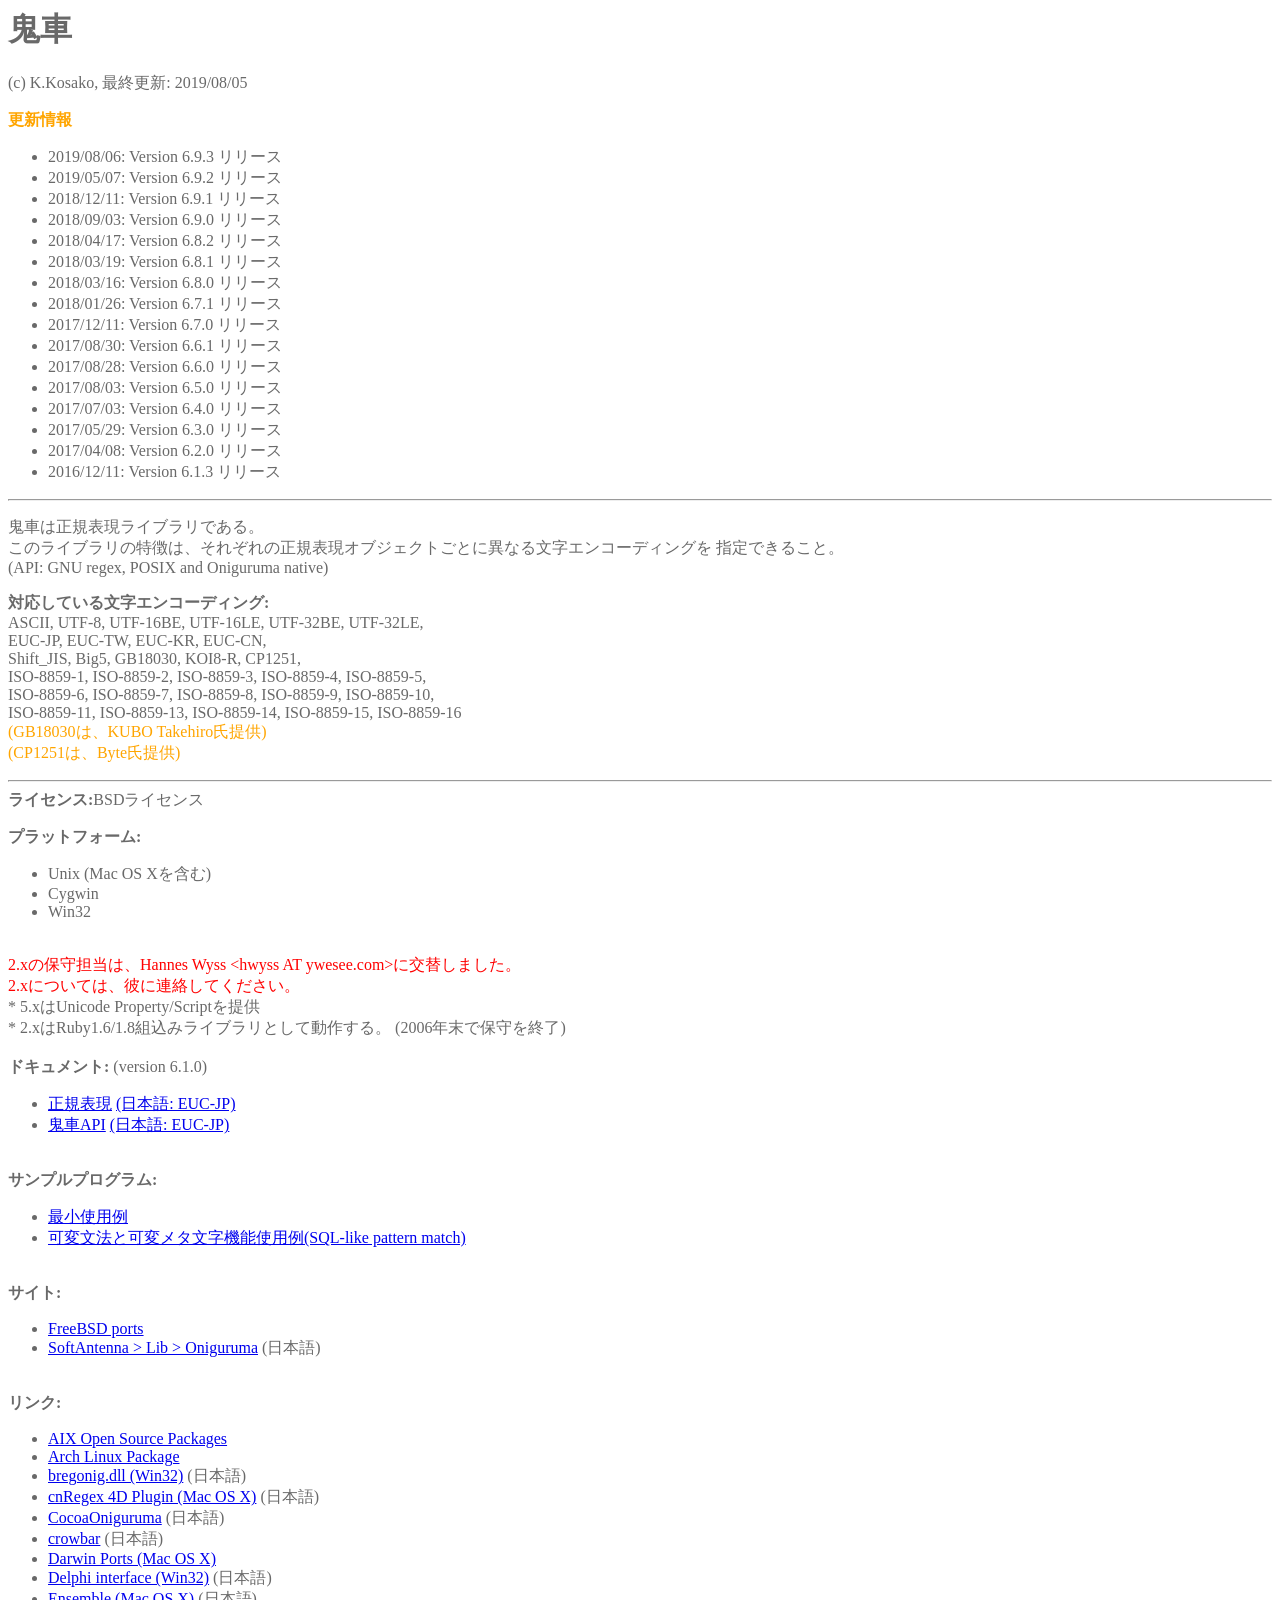
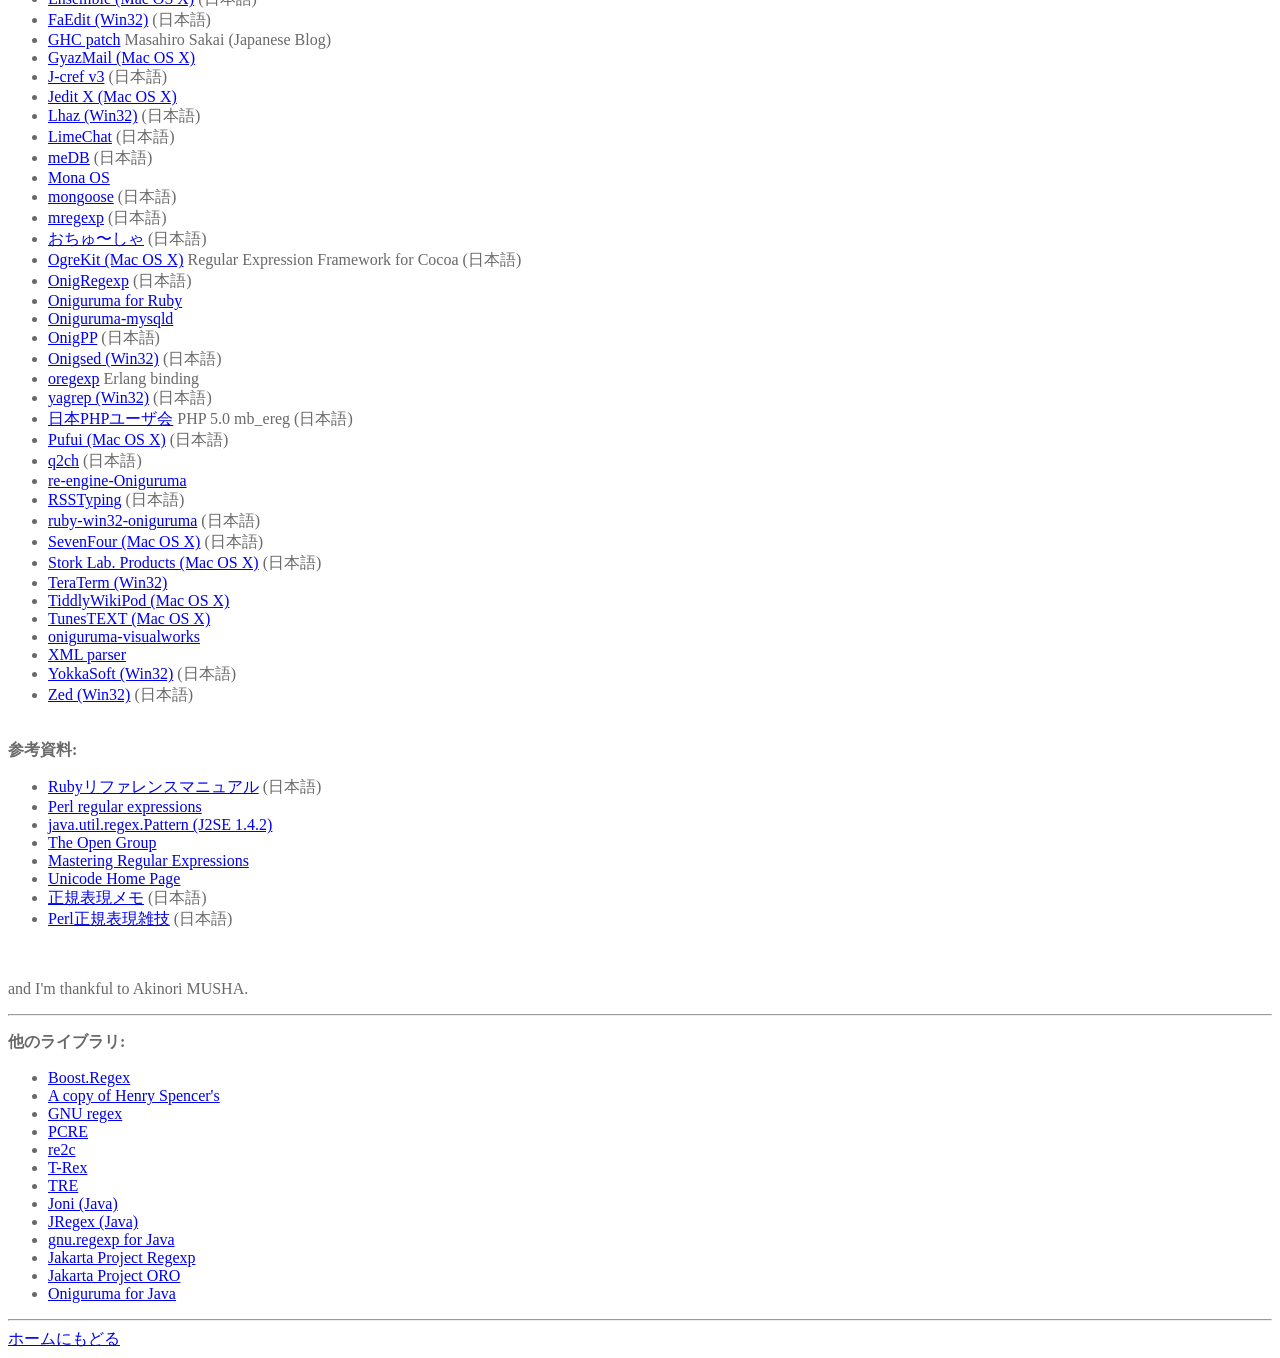
<file: modules/sora-oniguruma-native/src/main/cpp/oniguruma/index_ja.html>
<html>
<head>
  <meta HTTP-EQUIV="Content-Type" CONTENT="text/html;CHARSET=utf-8">
  <title>鬼車</title>
</head>
<body BGCOLOR="#ffffff" VLINK="#808040" TEXT="#696969">

<h1>鬼車</h1>

<p>
(c) K.Kosako, 最終更新: 2019/08/05
</p>

<dl>
<font color="orange">
<dt><b>更新情報</b>
</font>
<ul>
<li>2019/08/06: Version 6.9.3 リリース</li>
<li>2019/05/07: Version 6.9.2 リリース</li>
<li>2018/12/11: Version 6.9.1 リリース</li>
<li>2018/09/03: Version 6.9.0 リリース</li>
<li>2018/04/17: Version 6.8.2 リリース</li>
<li>2018/03/19: Version 6.8.1 リリース</li>
<li>2018/03/16: Version 6.8.0 リリース</li>
<li>2018/01/26: Version 6.7.1 リリース</li>
<li>2017/12/11: Version 6.7.0 リリース</li>
<li>2017/08/30: Version 6.6.1 リリース</li>
<li>2017/08/28: Version 6.6.0 リリース</li>
<li>2017/08/03: Version 6.5.0 リリース</li>
<li>2017/07/03: Version 6.4.0 リリース</li>
<li>2017/05/29: Version 6.3.0 リリース</li>
<li>2017/04/08: Version 6.2.0 リリース</li>
<li>2016/12/11: Version 6.1.3 リリース</li>
</ul>
</dl>
<hr>

<p>
鬼車は正規表現ライブラリである。<br>
このライブラリの特徴は、それぞれの正規表現オブジェクトごとに異なる文字エンコーディングを
指定できること。<br>
(API: GNU regex, POSIX and Oniguruma native)
</p>

<dl>
<dt><b>対応している文字エンコーディング:</b><br>
ASCII, UTF-8, UTF-16BE, UTF-16LE, UTF-32BE, UTF-32LE,<br>
EUC-JP, EUC-TW, EUC-KR, EUC-CN,<br>
Shift_JIS, Big5, GB18030, KOI8-R, CP1251,<br>
ISO-8859-1, ISO-8859-2, ISO-8859-3, ISO-8859-4, ISO-8859-5,<br>
ISO-8859-6, ISO-8859-7, ISO-8859-8, ISO-8859-9, ISO-8859-10,<br>
ISO-8859-11, ISO-8859-13, ISO-8859-14, ISO-8859-15, ISO-8859-16<br>
<font color="orange">
(GB18030は、KUBO Takehiro氏提供)<br>
(CP1251は、Byte氏提供)
</font>
</p>
</dl>

<hr>

<dt><b>ライセンス:</b>BSDライセンス

<dl>
<dt><b>プラットフォーム:</b>
<ul>
<li> Unix (Mac OS Xを含む)
<li> Cygwin
<li> Win32
</ul>

<br>
<font color="red">
2.xの保守担当は、Hannes Wyss &lt;hwyss AT ywesee.com&gt;に交替しました。<br>
2.xについては、彼に連絡してください。<br>
</font>
* 5.xはUnicode Property/Scriptを提供<br>
* 2.xはRuby1.6/1.8組込みライブラリとして動作する。 (2006年末で保守を終了)<br>

<br>
<dt><b>ドキュメント:</b> (version 6.1.0)
<ul>
 <li> <a href="doc/RE.txt">正規表現</a>
      <a href="doc/RE.ja.txt">(日本語: EUC-JP)</a>
 <li> <a href="doc/API.txt">鬼車API</a>
      <a href="doc/API.ja.txt">(日本語: EUC-JP)</a>
</ul>

<br>
<dt><b>サンプルプログラム:</b>
<ul>
 <li><a href="sample/simple.c">最小使用例</a>
 <li><a href="sample/sql.c">可変文法と可変メタ文字機能使用例(SQL-like pattern match)</a>
</ul>

<br>
<dt><b>サイト:</b>
<ul>
<li> <a href="http://www.freebsd.org/cgi/cvsweb.cgi/ports/devel/oniguruma/">FreeBSD ports</a>
<li> <a href="http://www.softantenna.com/lib/1953/index.html">SoftAntenna &gt; Lib &gt;  Oniguruma</a> (日本語)
</ul>

<br>
<dt><b>リンク:</b>
<ul>
<li> <a href="http://www.perzl.org/aix/index.php?n=Main.Oniguruma">AIX Open Source Packages</a>
<li> <a href="https://aur.archlinux.org/packages/oniguruma/">Arch Linux Package</a>
<li> <a href="http://homepage3.nifty.com/k-takata/mysoft/bregonig.html">bregonig.dll (Win32)</a> (日本語)
<li> <a href="http://www.halbiz.com/osaru/cnregex.html">cnRegex 4D Plugin (Mac OS X)</a> (日本語)
<li> <a href="http://limechat.net/cocoaoniguruma/index_ja.html">CocoaOniguruma</a> (日本語)
<li> <a href="http://kmaebashi.com/">crowbar</a> (日本語)
<li> <a href="http://oniguruma5.darwinports.com">Darwin Ports (Mac OS X)</a>
<li> <a href="http://homepage2.nifty.com/Km/onig.htm">Delphi interface (Win32)</a> (日本語)
<li> <a href="http://pyxis-project.net/ensemble/">Ensemble (Mac OS X)</a> (日本語)
<li> <a href="http://www.srcw.net/FaEdit/">FaEdit (Win32)</a> (日本語)
<li> <a href="http://www.tom.sfc.keio.ac.jp/~sakai/d/?date=20050209">GHC patch</a> Masahiro Sakai (Japanese Blog)
<li> <a href="http://www.gyazsquare.com/gyazmail/index.php">GyazMail (Mac OS X)</a>
<li> <a href="http://www5d.biglobe.ne.jp/~f-taste/knt3/jcref3.html">J-cref v3</a> (日本語)
<li> <a href="http://www.artman21.net/">Jedit X (Mac OS X)</a>
<li> <a href="http://www.chitora.jp/lhaz.html">Lhaz (Win32)</a> (日本語)
<li> <a href="http://limechat.net/">LimeChat</a> (日本語)
<li> <a href="http://medb.enhiro.com/">meDB</a> (日本語)
<li> <a href="http://monaos.org/">Mona OS</a>
<li> <a href="http://mongoose.jp/">mongoose</a> (日本語)
<li> <a href="http://www.irori.org/tool/mregexp.html">mregexp</a> (日本語)
<li> <a href="http://ochusha.sourceforge.jp/">おちゅ〜しゃ</a> (日本語)
<li> <a href="http://sonoisa.github.com/ogrekit/About.html">OgreKit (Mac OS X)</a> Regular Expression Framework for Cocoa (日本語)
<li> <a href="http://www.kanetaka.net/4dapi/wiki4d.dll/4dcgi/wiki.cgi?plugins-oniguruma">OnigRegexp</a> (日本語)
<li> <a href="http://rubyforge.org/projects/oniguruma">Oniguruma for Ruby</a>
<li> <a href="http://openspace.timedia.co.jp/~yasuyuki/wiliki/wiliki.cgi?Oniguruma-mysqld&l=jp">Oniguruma-mysqld</a>
<li> <a href="http://www.void.in/wiki/OnigPP">OnigPP</a> (日本語)
<li> <a href="http://www.kt.rim.or.jp/~kbk/sed/index.html">Onigsed (Win32)</a> (日本語)
<li> <a href="http://glozer.net/code.html#oregexp">oregexp</a> Erlang binding
<li> <a href="http://www.kt.rim.or.jp/~kbk/yagrep/index.html">yagrep (Win32)</a> (日本語)
<li> <a href="http://www.php.gr.jp/">日本PHPユーザ会</a> PHP 5.0 mb_ereg (日本語)
<li> <a href="http://yatsu.info/wiki/Pufui/">Pufui (Mac OS X)</a> (日本語)
<li> <a href="http://ultrapop.jp/?q2ch">q2ch</a> (日本語)
<li> <a href="http://search.cpan.org/~andya/re-engine-Oniguruma">re-engine-Oniguruma</a>
<li> <a href="http://harumune.s56.xrea.com/assari/index.php?RSSTyping">RSSTyping</a> (日本語)
<li> <a href="http://tobysoft.net/wiki/index.php?Ruby%2Fruby-win32-oniguruma">ruby-win32-oniguruma</a> (日本語)
<li> <a href="http://quux.s74.xrea.com/">SevenFour (Mac OS X)</a> (日本語)
<li> <a href="http://storklab.cyber-ninja.jp/">Stork Lab. Products (Mac OS X)</a> (日本語)
<li> <a href="http://sourceforge.jp/projects/ttssh2/">TeraTerm (Win32)</a>
<li> <a href="http://www8.ocn.ne.jp/~sonoisa/TiddlyWikiPod/">TiddlyWikiPod (Mac OS X)</a>
<li> <a href="http://www.cyanworks.net/mac.html">TunesTEXT (Mac OS X)</a>
<li> <a href="https://code.google.com/p/oniguruma-visualworks/">oniguruma-visualworks</a>
<li> <a href="http://sourceforge.jp/projects/frogger/">XML parser</a>
<li> <a href="http://www.yokkasoft.net/">YokkaSoft (Win32)</a> (日本語)
<li> <a href="http://www.hi-ho.ne.jp/kuze/tool.htm">Zed (Win32)</a> (日本語)
</ul>

<br>
<dt><b>参考資料:</b>
<ul>
<li> <a href="http://www.ruby-lang.org/ja/man/index.cgi?cmd=view;name=%C0%B5%B5%AC%C9%BD%B8%BD">Rubyリファレンスマニュアル</a> (日本語)
<li> <a href="http://www.perl.com/doc/manual/html/pod/perlre.html">Perl regular expressions</a>
<li> <a href="http://java.sun.com/j2se/1.4.2/docs/api/java/util/regex/Pattern.html">java.util.regex.Pattern (J2SE 1.4.2)</a>
<li> <a href="http://www.opengroup.org/onlinepubs/007908799/xbd/re.html">The Open Group</a>
<li> <a href="http://regex.info/">Mastering Regular Expressions</a>
<li> <a href="http://www.unicode.org/">Unicode Home Page</a>
<li> <a href="http://www.kt.rim.or.jp/~kbk/regex/regex.html">正規表現メモ</a> (日本語)
<li> <a href="http://www.din.or.jp/~ohzaki/regex.htm">Perl正規表現雑技</a> (日本語)
</ul>

<br>
</dl>
<p>
and I'm thankful to Akinori MUSHA.
</p>

<hr>
<dl>
<dt><b>他のライブラリ:</b>
<ul>
<li> <a href="http://www.boost.org/libs/regex/doc/">Boost.Regex</a>
<li> <a href="http://arglist.com/regex/">A copy of Henry Spencer's</a>
<li> <a href="http://directory.fsf.org/regex.html">GNU regex</a>
<li> <a href="http://www.pcre.org/">PCRE</a>
<li> <a href="http://re2c.org/">re2c</a>
<li> <a href="http://tiny-rex.sourceforge.net/">T-Rex</a>
<li> <a href="http://laurikari.net/tre/">TRE</a>
<li> <a href="http://svn.codehaus.org/jruby/joni/">Joni (Java)</a>
<li> <a href="http://jregex.sourceforge.net/">JRegex (Java)</a>
<li> <a href="http://www.cacas.org/java/gnu/regexp/">gnu.regexp for Java</a>
<li> <a href="http://jakarta.apache.org/regexp/index.html">Jakarta Project Regexp</a>
<li> <a href="http://jakarta.apache.org/oro/">Jakarta Project ORO</a>
<li> <a href="http://sourceforge.jp/projects/onig4j/">Oniguruma for Java</a>
</ul>
</dl>

<hr>
<a href="../">ホームにもどる</a>
</body>
</html>
</file>
<file: website/assets/tokens.css>
/* CppStudio web tokens — mirrors the locked design system in /design.md.
 * Light palette is the site default; dark values keep the same hue family
 * (~296°–300° neutrals, ~292° accent), only lightness and chroma move.
 * Syntax-highlight tokens are site-scoped. */

:root {
  /* palette · light (design.md) */
  --color-paper:      oklch(97.3% 0.008 301);
  --color-surface:    oklch(100% 0 0);
  --color-surface-2:  oklch(95.0% 0.018 300);
  --color-rule:       rgb(0 0 0 / 12%);
  --color-ink:        oklch(22.5% 0.019 294);
  --color-ink-2:      oklch(41.0% 0.030 298);
  --color-muted:      oklch(57.7% 0.028 301);
  --color-accent:     oklch(57.6% 0.192 290);
  --color-accent-strong: oklch(52% 0.20 290);
  --color-accent-fill: var(--color-accent);
  --color-accent-fill-strong: var(--color-accent-strong);
  --color-accent-ink: oklch(100% 0 0);
  --color-focus:      oklch(57.6% 0.192 290);

  /* code syntax · light */
  --color-code-kw:    oklch(48% 0.17 293);
  --color-code-str:   oklch(45% 0.11 162);
  --color-code-num:   oklch(46% 0.11 70);
  --color-code-cm:    var(--color-muted);
  --color-code-out:   var(--color-muted);

  /* type */
  --font-display: "Inter", "Noto Sans SC", "PingFang SC", "Hiragino Sans GB", "Microsoft YaHei", system-ui, sans-serif;
  --font-body:    var(--font-display);
  --font-mono:    "JetBrains Mono", ui-monospace, "SF Mono", Menlo, Consolas, "Noto Sans SC", monospace;

  --text-xs:       0.75rem;
  --text-sm:       0.875rem;
  --text-base:     1rem;
  --text-md:       1.25rem;
  --text-lg:       1.5625rem;
  --text-xl:       1.9531rem;
  --text-2xl:      2.4414rem;
  --text-display:  clamp(2.5rem, 4.5vw + 1rem, 4.5rem);
  --text-display-s: clamp(1.75rem, 3vw + 0.75rem, 3rem);

  /* space · 4pt */
  --space-3xs: 0.125rem;
  --space-2xs: 0.25rem;
  --space-xs:  0.5rem;
  --space-sm:  0.75rem;
  --space-md:  1rem;
  --space-lg:  1.5rem;
  --space-xl:  2.5rem;
  --space-2xl: 4rem;
  --space-3xl: 6rem;

  /* shape + rules */
  --radius-card: 12px;
  --radius-cta:  8px;
  --rule-hair:   1px;
  --rule-thick:  2px;

  /* motion */
  --ease-out:    cubic-bezier(0.16, 1, 0.3, 1);
  --ease-in:     cubic-bezier(0.7, 0, 0.84, 0);
  --ease-in-out: cubic-bezier(0.65, 0, 0.35, 1);
  --dur-micro:   120ms;
  --dur-short:   220ms;
  --dur-long:    420ms;

  /* depth */
  --z-base:   1;
  --z-sticky: 200;

  /* page */
  --page-gutter: clamp(1.25rem, 5vw, 2.5rem);
  --container:   68rem;
}

@media (prefers-color-scheme: dark) {
  :root {
    --color-paper:      oklch(19.7% 0.014 298);
    --color-surface:    oklch(23.5% 0.023 296);
    --color-surface-2:  oklch(26.3% 0.028 297);
    --color-rule:       rgb(255 255 255 / 12%);
    --color-ink:        oklch(94.2% 0.014 300);
    --color-ink-2:      oklch(73.8% 0.032 300);
    --color-muted:      oklch(58.4% 0.036 299);
    --color-accent:     oklch(70.9% 0.159 294);
    --color-accent-strong: oklch(77% 0.13 294);
    /* the accent is light, so filled-CTA text is near-black ink (4.5:1+) */
    --color-accent-fill: var(--color-accent);
    --color-accent-fill-strong: oklch(77% 0.13 294);
    --color-accent-ink: oklch(20.0% 0.022 297);
    --color-focus:      oklch(81.1% 0.101 294);

    --color-code-kw:    oklch(78% 0.13 295);
    --color-code-str:   oklch(78% 0.12 162);
    --color-code-num:   oklch(82% 0.11 75);
  }
}
</file>
<file: website/assets/site.css>
/* Hallmark · macrostructure: Narrative Workflow · genre: modern-minimal · theme: locked design.md (light-first + auto-dark) · enrichment: none
 * nav: N9 edge-aligned · footer: Ft5 statement · hero: H1 marquee (size=xxl CJK-capped, alignment=left-bias, underlay=rule-below + stage index)
 * F4 steps knobs: numbering=1.0/2.0 · layout=vertical · connector=numbered-thick-rule · F3 spec knobs: cols=3 · rules=every-row · nums=tabular
 * C4 sticky knobs: reveal=after-fold · anchor=viewport-bottom · shadow=hairline · C1 knobs: rectangular · spacious · arrow
 * fingerprint: marquee statement + stage index → numbered workflow stages → flipped plugin split → spec sheet → CTA pair + sticky download bar
 * audience: C/C++ / Android 开发者 · use: 理解工作流后前往 GitHub Releases 下载 · tone: technical
 * gates: contrast pass (40–41) · slop pass (42–45) · honest pass (46) · chrome pass (47) · tokens pass (48) · responsive pass (34, 49, 50–57) · icons pass (30)
 * Hallmark · pre-emit critique: P4 H4 E5 S4 R5 V5 */

/* ———— base ———— */

* { box-sizing: border-box; margin: 0; padding: 0; }

html { overflow-x: clip; scroll-behavior: smooth; }
body { overflow-x: clip; }

body {
  background: var(--color-paper);
  color: var(--color-ink);
  font-family: var(--font-body);
  font-size: var(--text-base);
  line-height: 1.75;
  -webkit-font-smoothing: antialiased;
  text-rendering: optimizeLegibility;
}

::selection { background: var(--color-accent); color: var(--color-accent-ink); }

img, svg { display: block; max-width: 100%; }

h1, h2, h3 {
  font-weight: 600;
  letter-spacing: -0.02em;
  line-height: 1.3;
  overflow-wrap: anywhere;
  min-width: 0;
}

section { scroll-margin-top: var(--space-2xl); }

.container {
  max-width: var(--container);
  margin-inline: auto;
  padding-inline: var(--page-gutter);
}

.sr-only {
  position: absolute;
  width: 1px; height: 1px;
  overflow: hidden;
  clip-path: inset(50%);
  white-space: nowrap;
}

.skip {
  position: fixed;
  top: var(--space-sm);
  left: var(--space-sm);
  z-index: var(--z-sticky);
  padding: var(--space-xs) var(--space-sm);
  background: var(--color-surface);
  color: var(--color-ink);
  border: var(--rule-hair) solid var(--color-rule);
  border-radius: var(--radius-cta);
  text-decoration: none;
  transform: translateY(-200%);
}
.skip:focus-visible { transform: none; outline: 2px solid var(--color-focus); outline-offset: 2px; }

/* ———— links + buttons ———— */

a { color: inherit; }

.tlink {
  color: var(--color-accent);
  text-decoration: underline;
  text-decoration-thickness: var(--rule-hair);
  text-underline-offset: 0.25em;
  white-space: nowrap;
}
.tlink:hover { text-decoration-thickness: calc(var(--rule-hair) * 2); }
.tlink:focus-visible { outline: 2px solid var(--color-focus); outline-offset: 3px; border-radius: 2px; }

.btn {
  display: inline-flex;
  align-items: center;
  justify-content: center;
  gap: 0.4em;
  min-height: 44px;
  padding: var(--space-xs) var(--space-md);
  border-radius: var(--radius-cta);
  font-family: var(--font-body);
  font-size: var(--text-sm);
  font-weight: 500;
  letter-spacing: 0;
  text-decoration: none;
  white-space: nowrap;
  border: var(--rule-hair) solid transparent;
  transition: background-color var(--dur-short) var(--ease-out),
              border-color var(--dur-short) var(--ease-out),
              transform 100ms var(--ease-out);
}
.btn:active { transform: translateY(1px); }
.btn:focus-visible { outline: 2px solid var(--color-focus); outline-offset: 3px; }

.btn-fill {
  background: var(--color-accent-fill);
  border-color: var(--color-accent-fill);
  color: var(--color-accent-ink);
}
.btn-fill:hover {
  background: var(--color-accent-fill-strong);
  border-color: var(--color-accent-fill-strong);
  transform: translateY(-1.5px);
}

.btn-outline {
  background: transparent;
  border-color: var(--color-rule);
  color: var(--color-ink);
}
.btn-outline:hover {
  background: var(--color-surface);
  border-color: var(--color-muted);
}

/* ———— nav · N9 edge-aligned minimal ———— */

.nav { padding-block: var(--space-lg) var(--space-md); }
.nav-inner {
  display: flex;
  align-items: center;
  justify-content: space-between;
  gap: var(--space-md);
}
.wordmark {
  display: inline-flex;
  align-items: baseline;
  gap: var(--space-xs);
  font-weight: 600;
  font-size: var(--text-md);
  letter-spacing: -0.02em;
  text-decoration: none;
  color: var(--color-ink);
}
.wordmark b { color: var(--color-accent); font-weight: 700; }
.version-chip {
  font-family: var(--font-mono);
  font-size: var(--text-xs);
  color: var(--color-muted);
  border: var(--rule-hair) solid var(--color-rule);
  border-radius: var(--radius-cta);
  padding: var(--space-3xs) var(--space-xs);
  transform: translateY(-0.15em);
}
.nav .btn { padding: var(--space-2xs) var(--space-sm); min-height: 40px; }

/* ———— hero · H1 marquee ———— */

.hero {
  min-height: 62dvh;
  display: grid;
  align-content: end;
  padding-block: var(--space-xl) var(--space-2xl);
}
.hero-statement {
  font-size: var(--text-display);
  line-height: 1.18;
  font-weight: 600;
  max-width: 22em;
}
.hero-rule {
  margin-block: var(--space-xl) var(--space-lg);
  border-top: var(--rule-hair) solid var(--color-rule);
}
.stage-index {
  display: flex;
  flex-wrap: wrap;
  align-items: baseline;
  column-gap: var(--space-xs);
  row-gap: var(--space-xs);
  font-family: var(--font-mono);
  font-size: var(--text-sm);
}
.stage-index a {
  color: var(--color-ink-2);
  text-decoration: none;
  white-space: nowrap;
  padding-block: var(--space-2xs);
}
.stage-index a:hover { color: var(--color-accent); text-decoration: underline; text-underline-offset: 0.3em; }
.stage-index a:focus-visible { outline: 2px solid var(--color-focus); outline-offset: 3px; border-radius: 2px; }
.stage-index .sep { color: var(--color-rule); user-select: none; }

/* ———— workflow stages · F4 ———— */

.stage { padding-block: var(--space-2xl); }
.stage-rule {
  border-top: var(--rule-thick) solid var(--color-rule);
  margin-bottom: var(--space-lg);
}
.stage-grid {
  display: grid;
  gap: var(--space-xl) var(--space-2xl);
}
.stage-no {
  font-family: var(--font-mono);
  font-size: var(--text-md);
  font-weight: 500;
  color: var(--color-muted);
  font-variant-numeric: tabular-nums;
}
.stage h2 {
  font-size: var(--text-xl);
  margin-block: var(--space-xs) var(--space-md);
  max-width: 18em;
}
.stage-body {
  color: var(--color-ink-2);
  max-width: 36em;
  font-size: var(--text-base);
}
.stage-body + .stage-body { margin-top: var(--space-sm); }
.stage-body code, .stage-lede code {
  font-family: var(--font-mono);
  font-size: 0.9em;
  color: var(--color-ink);
  background: var(--color-surface);
  border-radius: 4px;
  padding: 0.08em 0.35em;
}

.stage-visual { min-width: 0; }

/* ———— code figure · typographic frame (no redrawn chrome) ———— */

.code-fig {
  border: var(--rule-hair) solid var(--color-rule);
  border-radius: var(--radius-card);
  background: var(--color-surface-2);
  overflow: hidden;
}
.code-fig + .code-fig { margin-top: var(--space-md); }
.code-label {
  font-family: var(--font-mono);
  font-size: var(--text-xs);
  color: var(--color-muted);
  padding: var(--space-xs) var(--space-md);
  border-bottom: var(--rule-hair) solid var(--color-rule);
}
.code-fig pre {
  padding: var(--space-md);
  overflow-x: auto;
  font-family: var(--font-mono);
  font-size: var(--text-sm);
  line-height: 1.8;
  color: var(--color-ink);
  tab-size: 4;
}
.code-fig pre code { font: inherit; }

.c-prompt { color: var(--color-muted); user-select: none; }
.c-cmd { color: var(--color-ink); font-weight: 500; }
.c-out { color: var(--color-code-out); }
.c-ok { color: var(--color-code-str); }
.c-kw { color: var(--color-code-kw); }
.c-str { color: var(--color-code-str); }
.c-num { color: var(--color-code-num); }
.c-fn { color: var(--color-ink); font-weight: 500; }
.c-cm { color: var(--color-code-cm); }
.c-attr { color: var(--color-code-num); }

.caret {
  display: inline-block;
  width: 1ch;
  height: 1.05em;
  translate: 0 0.18em;
  background: var(--color-accent);
  animation: caret-blink 1s steps(2, jump-none) infinite;
}
@keyframes caret-blink { 50% { opacity: 0; } }

/* ———— plugins · flipped split ———— */

.plugins { padding-block: var(--space-2xl); }
.plugins-grid {
  display: grid;
  gap: var(--space-xl) var(--space-2xl);
}
.plugins h2 {
  font-size: var(--text-xl);
  margin-bottom: var(--space-md);
  max-width: 18em;
}
.plugins-copy p { color: var(--color-ink-2); max-width: 36em; }
.plugins-copy .tlink { display: inline-block; margin-top: var(--space-md); font-size: var(--text-sm); }

/* ———— spec · F3 tabular sheet ———— */

.spec { padding-block: var(--space-2xl); }
.spec h2 {
  font-size: var(--text-xl);
  margin-bottom: var(--space-lg);
}
.spec-table {
  width: 100%;
  border-collapse: collapse;
  font-size: var(--text-sm);
}
.spec-table th, .spec-table td {
  text-align: left;
  vertical-align: baseline;
  padding: var(--space-sm) var(--space-md);
  border-bottom: var(--rule-hair) solid var(--color-rule);
}
.spec-table tr:first-child th, .spec-table tr:first-child td { border-top: var(--rule-hair) solid var(--color-rule); }
.spec-table th {
  font-weight: 500;
  color: var(--color-muted);
  white-space: nowrap;
  width: 22%;
}
.spec-table td:nth-child(2) {
  font-family: var(--font-mono);
  font-variant-numeric: tabular-nums;
  color: var(--color-ink);
}
.spec-table td:nth-child(3) { color: var(--color-muted); }

/* ———— download ———— */

.download {
  padding-block: var(--space-2xl) var(--space-3xl);
}
.download h2 {
  font-size: var(--text-xl);
  max-width: 18em;
}
.download p {
  color: var(--color-ink-2);
  max-width: 36em;
  margin-block: var(--space-md) var(--space-lg);
}
.cta-row {
  display: flex;
  flex-wrap: wrap;
  align-items: center;
  gap: var(--space-sm);
}
.cta-row .btn { font-size: var(--text-base); padding-inline: var(--space-lg); }
.cta-row code {
  font-family: var(--font-mono);
  font-size: 0.9em;
  color: var(--color-ink);
  background: var(--color-surface);
  border-radius: 4px;
  padding: 0.08em 0.35em;
}

/* ———— footer · Ft5 statement ———— */

.foot {
  padding-block: var(--space-2xl) var(--space-xl);
  border-top: var(--rule-thick) solid var(--color-rule);
}
.foot-line {
  font-size: var(--text-display-s);
  font-weight: 600;
  line-height: 1.25;
  letter-spacing: -0.02em;
  max-width: 14em;
}
.foot-meta {
  display: flex;
  flex-wrap: wrap;
  align-items: baseline;
  justify-content: space-between;
  gap: var(--space-sm) var(--space-xl);
  margin-top: var(--space-2xl);
  padding-top: var(--space-md);
  border-top: var(--rule-hair) solid var(--color-rule);
  font-size: var(--text-sm);
}
.foot-nav {
  display: flex;
  flex-wrap: wrap;
  gap: var(--space-xs) var(--space-lg);
  font-size: var(--text-sm);
}
.foot-nav a { color: var(--color-muted); text-decoration: none; white-space: nowrap; padding-block: var(--space-2xs); }
.foot-nav a:hover { color: var(--color-accent); text-decoration: underline; text-underline-offset: 0.3em; }
.foot-nav a:focus-visible { outline: 2px solid var(--color-focus); outline-offset: 3px; border-radius: 2px; }
.foot-credit { color: var(--color-muted); font-family: var(--font-mono); font-size: var(--text-xs); white-space: nowrap; }

/* ———— sticky download bar · C4 ———— */

.cta-sticky {
  position: fixed;
  left: 0; right: 0; bottom: 0;
  z-index: var(--z-sticky);
  display: flex;
  align-items: center;
  justify-content: space-between;
  gap: var(--space-md);
  padding: var(--space-sm) var(--page-gutter);
  padding-bottom: max(var(--space-sm), env(safe-area-inset-bottom));
  background: var(--color-paper);
  border-top: var(--rule-hair) solid var(--color-rule);
  transform: translateY(110%);
  visibility: hidden;
}
.cta-sticky.is-shown {
  transform: none;
  visibility: visible;
  transition: transform var(--dur-long) var(--ease-out), visibility 0s;
}
.cta-sticky.is-hidden { transform: translateY(110%); visibility: hidden; transition: transform calc(var(--dur-long) * 0.75) var(--ease-in), visibility 0s calc(var(--dur-long) * 0.75); }
.cta-sticky-meta {
  display: flex;
  align-items: center;
  gap: var(--space-sm);
  font-family: var(--font-mono);
  font-size: var(--text-xs);
  color: var(--color-muted);
  min-width: 0;
}
.cta-sticky-meta .version-chip { flex: none; }
.cta-sticky .btn { flex: none; }

/* ———— breakpoints ———— */

/* ≥ 640px · two-column bodies inside sections */
@media (min-width: 40rem) {
  .spec-table td:nth-child(3) { display: table-cell; }
}

/* ≥ 960px · section grids split */
@media (min-width: 60rem) {
  .stage { padding-block: calc(var(--space-2xl) + var(--space-lg)); }
  .stage-grid {
    grid-template-columns: minmax(0, 5fr) minmax(0, 7fr);
    align-items: start;
  }
  .stage-grid.is-flipped { grid-template-columns: minmax(0, 7fr) minmax(0, 5fr); }
  .stage-grid.is-flipped .stage-visual { order: -1; }
  .plugins { padding-block: var(--space-3xl); }
  .plugins-grid { grid-template-columns: minmax(0, 6fr) minmax(0, 5fr); }
  .plugins-copy { padding-left: var(--space-xl); }
  .spec, .download { padding-block: var(--space-3xl); }
  .download { padding-block-end: var(--space-3xl); }
  .spec-table td:nth-child(3) { width: 30%; }
}

/* < 640px · drop spec footnote column, tighten sticky bar */
@media (max-width: 40rem) {
  .spec-table td:nth-child(3) { display: none; }
  .spec-table th { width: 34%; }
  .cta-sticky-meta .bar-detail { display: none; }
  .hero { min-height: 56dvh; }
}

/* ———— reduced motion ———— */

@media (prefers-reduced-motion: reduce) {
  html { scroll-behavior: auto; }
  *, *::before, *::after {
    animation-duration: 150ms !important;
    animation-iteration-count: 1 !important;
    transition-duration: 150ms !important;
  }
  .caret { animation: none; }
  .cta-sticky, .cta-sticky.is-shown, .cta-sticky.is-hidden {
    transform: none;
    transition: opacity 150ms linear, visibility 0s;
  }
  .cta-sticky:not(.is-shown) { opacity: 0; }
}
</file>
<file: backend/cppstudio-api/web/admin/style.css>
/* CppStudio 错误反馈后台 —— 与 App 主题同一套 DNA：
   bg #161719 / surface 三阶 / accent Teal #5CCFE6 / 圆角 12 / 1px 分隔线 / 无阴影渐变 */
* { box-sizing: border-box; margin: 0; padding: 0; }

:root {
  --bg: #161719;
  --surface: #232428;
  --surface2: #2B2C31;
  --surface3: #34353B;
  --ink: #E9E9EC;
  --ink2: #A0A1AA;
  --muted: #6F7079;
  --accent: #5CCFE6;
  --danger: #FF6B63;
  --danger-bg: rgba(255, 107, 99, .16);
  --success: #34D058;
  --success-bg: rgba(52, 208, 88, .16);
  --warning: #FFB340;
  --warning-bg: rgba(255, 179, 64, .16);
  --sep: rgba(255, 255, 255, .09);
}

html, body { background: var(--bg); color: var(--ink); }
body {
  font-family: -apple-system, "Segoe UI", "PingFang SC", "Microsoft YaHei", sans-serif;
  font-size: 14px;
  min-height: 100vh;
}
.hidden { display: none !important; }
.mono { font-family: ui-monospace, "JetBrains Mono", Consolas, monospace; }

/* ===== 登录 ===== */
.login-wrap { display: flex; align-items: center; justify-content: center; min-height: 100vh; padding: 16px; }
.login-card { width: 100%; max-width: 360px; padding: 32px 28px; background: var(--surface); border-radius: 16px; }
.login-logo { font-size: 24px; font-weight: 700; color: var(--accent); }
.login-sub { margin: 4px 0 24px; color: var(--ink2); font-size: 13px; }
.field { display: block; margin-bottom: 14px; }
.field span { display: block; margin-bottom: 6px; color: var(--ink2); font-size: 12px; }
.field input {
  width: 100%; padding: 10px 12px; border-radius: 10px;
  border: 1px solid var(--sep); background: var(--bg); color: var(--ink);
  font-size: 14px; outline: none;
}
.field input:focus { border-color: var(--accent); }
.login-error { margin-bottom: 12px; color: var(--danger); font-size: 12px; }

/* ===== 按钮 ===== */
.btn {
  border: none; border-radius: 10px; padding: 10px 16px;
  font-size: 14px; cursor: pointer; color: var(--ink); background: var(--surface2);
  transition: background .15s ease;
}
.btn:hover { background: var(--surface3); }
.btn.primary { background: var(--accent); color: #06272E; font-weight: 600; }
.btn.primary:hover { filter: brightness(1.08); }
.btn.ghost { background: transparent; border: 1px solid var(--sep); color: var(--ink2); }
.btn.ghost:hover { color: var(--ink); border-color: var(--muted); }
.btn.small { padding: 6px 12px; font-size: 12.5px; }
.btn.block { width: 100%; }
.btn.resolve { background: var(--success-bg); color: var(--success); }
.btn.reopen { background: var(--warning-bg); color: var(--warning); }

/* ===== 顶栏 ===== */
.topbar {
  position: sticky; top: 0; z-index: 10;
  display: flex; align-items: center; justify-content: space-between;
  padding: 14px 24px; background: var(--bg); border-bottom: 1px solid var(--sep);
}
.topbar-title { font-size: 17px; font-weight: 700; }
.topbar-actions { display: flex; align-items: center; gap: 12px; }
.topbar-user { color: var(--ink2); font-size: 13px; }

/* ===== 列表页 ===== */
.page { max-width: 960px; margin: 0 auto; padding: 24px 20px 60px; }
.stats-row { display: grid; grid-template-columns: repeat(auto-fit, minmax(150px, 1fr)); gap: 12px; }
.stat-card { background: var(--surface); border-radius: 14px; padding: 18px; }
.stat-value { font-size: 26px; font-weight: 700; }
.stat-value.danger { color: var(--danger); }
.stat-label { margin-top: 2px; color: var(--ink2); font-size: 12.5px; }

.toolbar { display: flex; align-items: center; justify-content: space-between; gap: 12px; margin: 22px 0 14px; flex-wrap: wrap; }
.tabs { display: inline-flex; background: var(--surface); border-radius: 10px; padding: 3px; }
.tab {
  border: none; background: transparent; color: var(--ink2);
  padding: 7px 16px; border-radius: 8px; font-size: 13px; cursor: pointer;
}
.tab.active { background: var(--surface3); color: var(--ink); font-weight: 600; }
.search {
  flex: 1; max-width: 320px; padding: 9px 12px; border-radius: 10px;
  border: 1px solid var(--sep); background: var(--surface); color: var(--ink); outline: none;
}
.search:focus { border-color: var(--accent); }

.type-list { display: flex; flex-direction: column; gap: 10px; }
.type-card {
  background: var(--surface); border-radius: 14px; padding: 14px 16px;
  cursor: pointer; transition: background .15s ease;
}
.type-card:hover { background: var(--surface2); }
.type-title { font-family: ui-monospace, Consolas, monospace; font-size: 13.5px; word-break: break-all; }
.type-meta { display: flex; align-items: center; gap: 10px; margin-top: 8px; flex-wrap: wrap; color: var(--ink2); font-size: 12px; }
.badge { display: inline-block; padding: 2px 10px; border-radius: 999px; font-size: 11.5px; }
.badge.open { background: var(--danger-bg); color: var(--danger); }
.badge.resolved { background: var(--success-bg); color: var(--success); }
.badge.count { background: rgba(92, 207, 230, .16); color: var(--accent); }
.badge.plain { background: var(--surface3); color: var(--ink2); }

.empty { text-align: center; color: var(--muted); padding: 60px 0; }

.pager { display: flex; align-items: center; justify-content: center; gap: 14px; margin-top: 18px; }
.page-info { color: var(--ink2); font-size: 12.5px; min-width: 80px; text-align: center; }

/* ===== 详情页 ===== */
.section-title { margin: 26px 0 12px; font-size: 15px; font-weight: 700; }
.detail-head-card { background: var(--surface); border-radius: 14px; padding: 18px; margin-top: 14px; }
.detail-title { font-family: ui-monospace, Consolas, monospace; font-size: 15px; word-break: break-all; line-height: 1.5; }
.detail-grid { display: flex; gap: 8px; flex-wrap: wrap; margin-top: 12px; }
.detail-actions { margin-top: 16px; display: flex; gap: 10px; }

.report-card { background: var(--surface); border-radius: 14px; margin-bottom: 10px; overflow: hidden; }
.report-summary {
  display: flex; align-items: center; justify-content: space-between; gap: 10px;
  padding: 13px 16px; cursor: pointer; flex-wrap: wrap;
}
.report-summary:hover { background: var(--surface2); }
.report-device { font-weight: 600; font-size: 13.5px; }
.report-info { display: flex; gap: 8px; flex-wrap: wrap; color: var(--ink2); font-size: 12px; align-items: center; }
.report-detail { border-top: 1px solid var(--sep); padding: 14px 16px; display: none; }
.report-card.expanded .report-detail { display: block; }
.kv { display: grid; grid-template-columns: 92px 1fr; gap: 4px 12px; font-size: 12.5px; margin-bottom: 10px; }
.kv dt { color: var(--muted); }
.kv dd { color: var(--ink); word-break: break-all; }
.stack-block {
  background: var(--bg); border-radius: 10px; padding: 12px;
  font-family: ui-monospace, Consolas, monospace; font-size: 11.5px; line-height: 1.6;
  color: var(--ink2); white-space: pre-wrap; word-break: break-all;
  max-height: 340px; overflow: auto;
}
.stack-block .err-line { color: var(--danger); }
</file>
